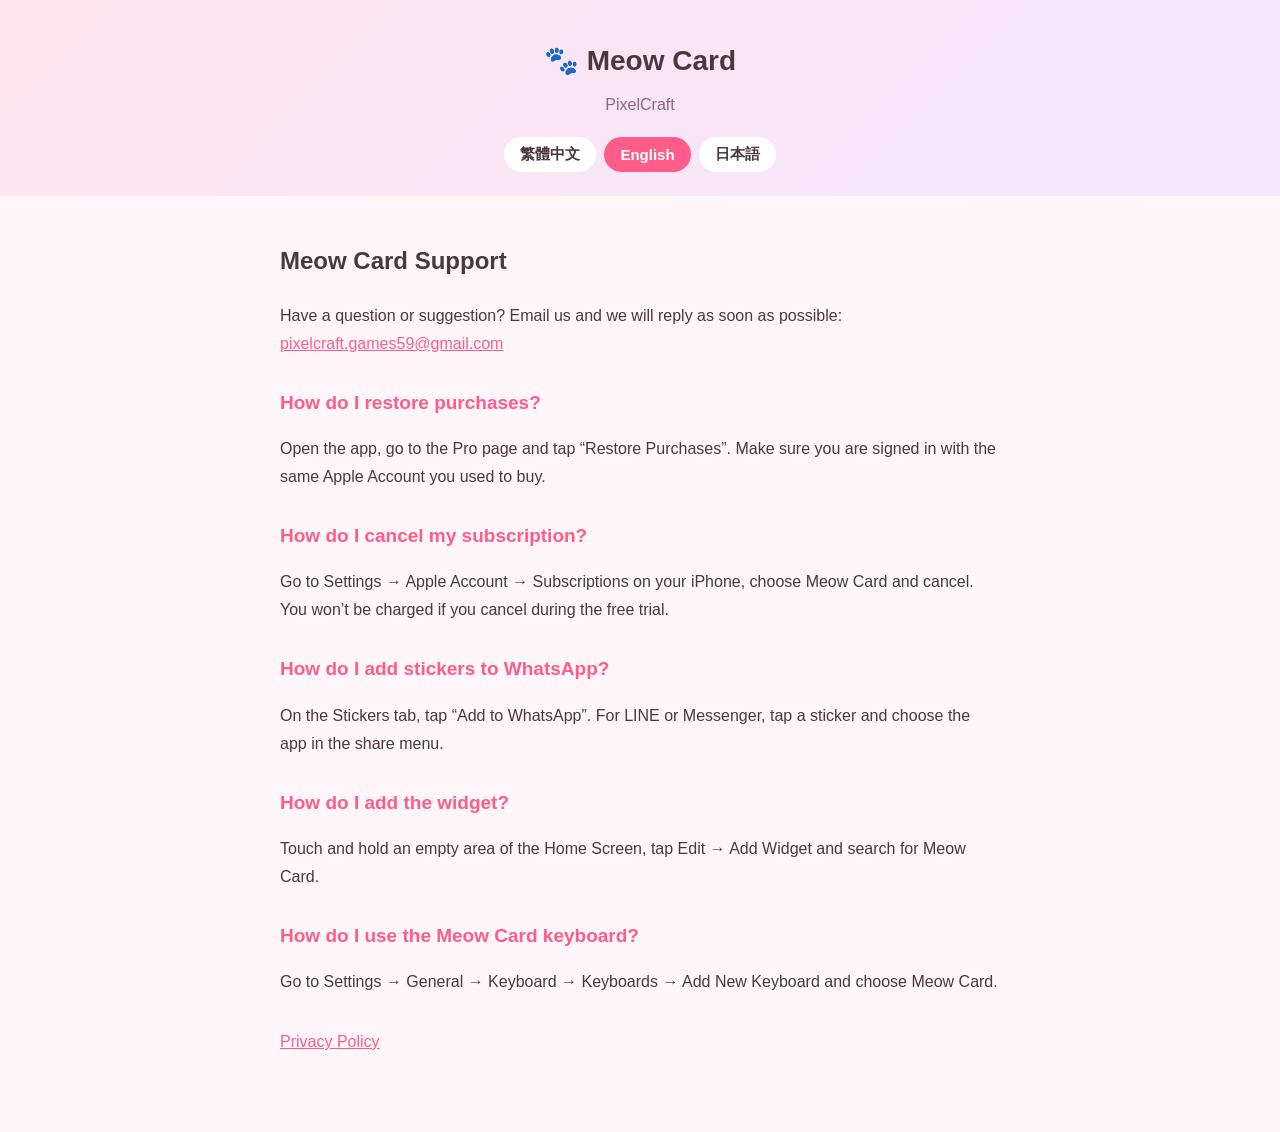
<file: index.html>
<!DOCTYPE html>
<html lang="zh-Hant">
<head>
<meta charset="utf-8">
<meta name="viewport" content="width=device-width, initial-scale=1">
<title>Meow Card – Support 支援 サポート</title>
<style>
  :root { --pink:#ff5c8a; --ink:#4a3840; --sub:#8a6978; --bg:#fff6f9; }
  * { box-sizing:border-box; }
  body { margin:0; font-family:-apple-system,BlinkMacSystemFont,"PingFang TC","Hiragino Sans","Noto Sans CJK TC",sans-serif;
         color:var(--ink); background:var(--bg); line-height:1.75; }
  header { background:linear-gradient(135deg,#ffe3ec,#f3e8ff); padding:36px 20px 24px; text-align:center; }
  header h1 { margin:0; font-size:28px; }
  header p { margin:6px 0 0; color:var(--sub); }
  nav { display:flex; justify-content:center; gap:8px; margin-top:18px; }
  nav button { border:0; padding:8px 16px; border-radius:999px; background:#fff; color:var(--ink);
               font-size:15px; font-weight:600; cursor:pointer; }
  nav button.on { background:var(--pink); color:#fff; }
  main { max-width:760px; margin:0 auto; padding:24px 20px 60px; }
  section { display:none; }
  section.on { display:block; }
  h2 { font-size:19px; margin:28px 0 6px; color:var(--pink); }
  .date { color:var(--sub); font-size:14px; }
  a { color:var(--pink); }
  ul { padding-left:22px; }
</style>
</head>
<body>
<header>
  <h1>🐾 Meow Card</h1>
  <p>PixelCraft</p>
  <nav>
    <button data-l="zh">繁體中文</button>
    <button data-l="en">English</button>
    <button data-l="ja">日本語</button>
  </nav>
</header>
<main>
<section id="zh">
<h1>Meow Card 支援</h1>
<p>如有任何問題或建議，歡迎電郵聯絡我們，我們會盡快回覆： <a href="mailto:pixelcraft.games59@gmail.com">pixelcraft.games59@gmail.com</a></p>
<h2>如何恢復購買？</h2>
<p>打開 app，進入付費頁，點選「恢復購買」。請確認使用購買時的同一個 Apple 帳號。</p>
<h2>如何取消訂閱？</h2>
<p>前往 iPhone「設定 → Apple 帳號 → 訂閱項目」，選擇 Meow Card 後取消。免費試用期間取消不會收費。</p>
<h2>如何把貼紙加到 WhatsApp？</h2>
<p>在「貼紙」頁點選「加到 WhatsApp」。如使用 LINE 或 Messenger，可點選單張貼紙，再在分享選單選擇該 app。</p>
<h2>如何把小工具加到主畫面？</h2>
<p>在主畫面長按空白位置，點「編輯 → 加入小工具」，搜尋 Meow Card 即可。</p>
<h2>如何使用 Meow Card 鍵盤？</h2>
<p>前往「設定 → 一般 → 鍵盤 → 鍵盤 → 新增鍵盤」，選擇 Meow Card。</p>
<p style="margin-top:32px"><a href="privacy.html?lang=zh">私隱政策</a></p>
</section>
<section id="en">
<h1>Meow Card Support</h1>
<p>Have a question or suggestion? Email us and we will reply as soon as possible: <a href="mailto:pixelcraft.games59@gmail.com">pixelcraft.games59@gmail.com</a></p>
<h2>How do I restore purchases?</h2>
<p>Open the app, go to the Pro page and tap “Restore Purchases”. Make sure you are signed in with the same Apple Account you used to buy.</p>
<h2>How do I cancel my subscription?</h2>
<p>Go to Settings → Apple Account → Subscriptions on your iPhone, choose Meow Card and cancel. You won’t be charged if you cancel during the free trial.</p>
<h2>How do I add stickers to WhatsApp?</h2>
<p>On the Stickers tab, tap “Add to WhatsApp”. For LINE or Messenger, tap a sticker and choose the app in the share menu.</p>
<h2>How do I add the widget?</h2>
<p>Touch and hold an empty area of the Home Screen, tap Edit → Add Widget and search for Meow Card.</p>
<h2>How do I use the Meow Card keyboard?</h2>
<p>Go to Settings → General → Keyboard → Keyboards → Add New Keyboard and choose Meow Card.</p>
<p style="margin-top:32px"><a href="privacy.html?lang=en">Privacy Policy</a></p>
</section>
<section id="ja">
<h1>Meow Card サポート</h1>
<p>ご質問・ご要望はメールでお気軽にお問い合わせください： <a href="mailto:pixelcraft.games59@gmail.com">pixelcraft.games59@gmail.com</a></p>
<h2>購入を復元するには？</h2>
<p>アプリの Pro 画面で「購入を復元」をタップしてください。購入時と同じ Apple アカウントでサインインしているかご確認ください。</p>
<h2>サブスクリプションを解約するには？</h2>
<p>iPhone の「設定 → Apple アカウント → サブスクリプション」から Meow Card を選んで解約してください。無料トライアル中に解約すれば料金はかかりません。</p>
<h2>WhatsApp にステッカーを追加するには？</h2>
<p>「ステッカー」タブで「WhatsApp に追加」をタップします。LINE や Messenger では、ステッカーをタップして共有メニューからアプリを選んでください。</p>
<h2>ウィジェットを追加するには？</h2>
<p>ホーム画面の何もない場所を長押しし、「編集 → ウィジェットを追加」から Meow Card を検索してください。</p>
<h2>Meow Card キーボードを使うには？</h2>
<p>「設定 → 一般 → キーボード → キーボード → 新しいキーボードを追加」から Meow Card を選んでください。</p>
<p style="margin-top:32px"><a href="privacy.html?lang=ja">プライバシーポリシー</a></p>
</section>
</main>
<script>
  function show(l) {
    document.querySelectorAll('section').forEach(s => s.classList.toggle('on', s.id === l));
    document.querySelectorAll('nav button').forEach(b => b.classList.toggle('on', b.dataset.l === l));
    document.documentElement.lang = { zh: 'zh-Hant', en: 'en', ja: 'ja' }[l];
  }
  document.querySelectorAll('nav button').forEach(b => b.onclick = () => show(b.dataset.l));
  const q = new URLSearchParams(location.search).get('lang');
  const n = (navigator.language || 'en').toLowerCase();
  show(q || (n.startsWith('zh') ? 'zh' : n.startsWith('ja') ? 'ja' : 'en'));
</script>
</body>
</html>
</file>
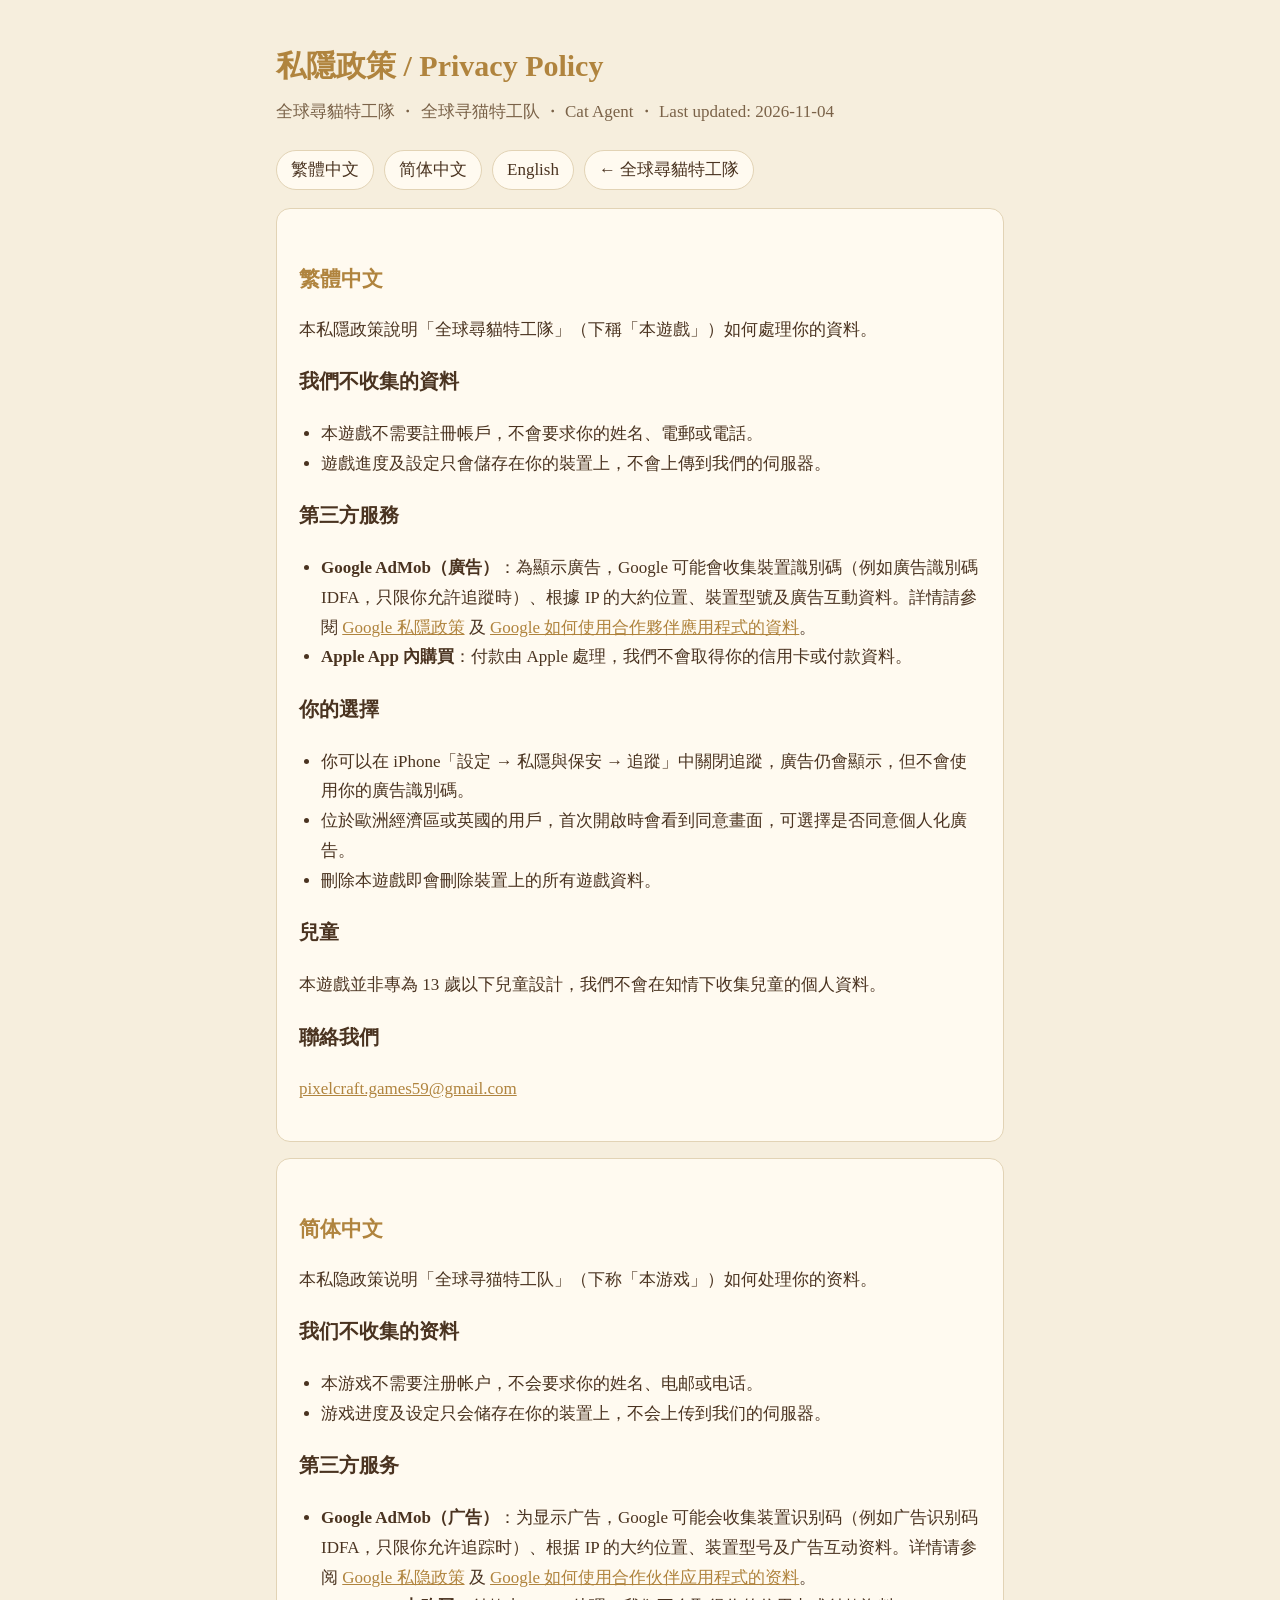
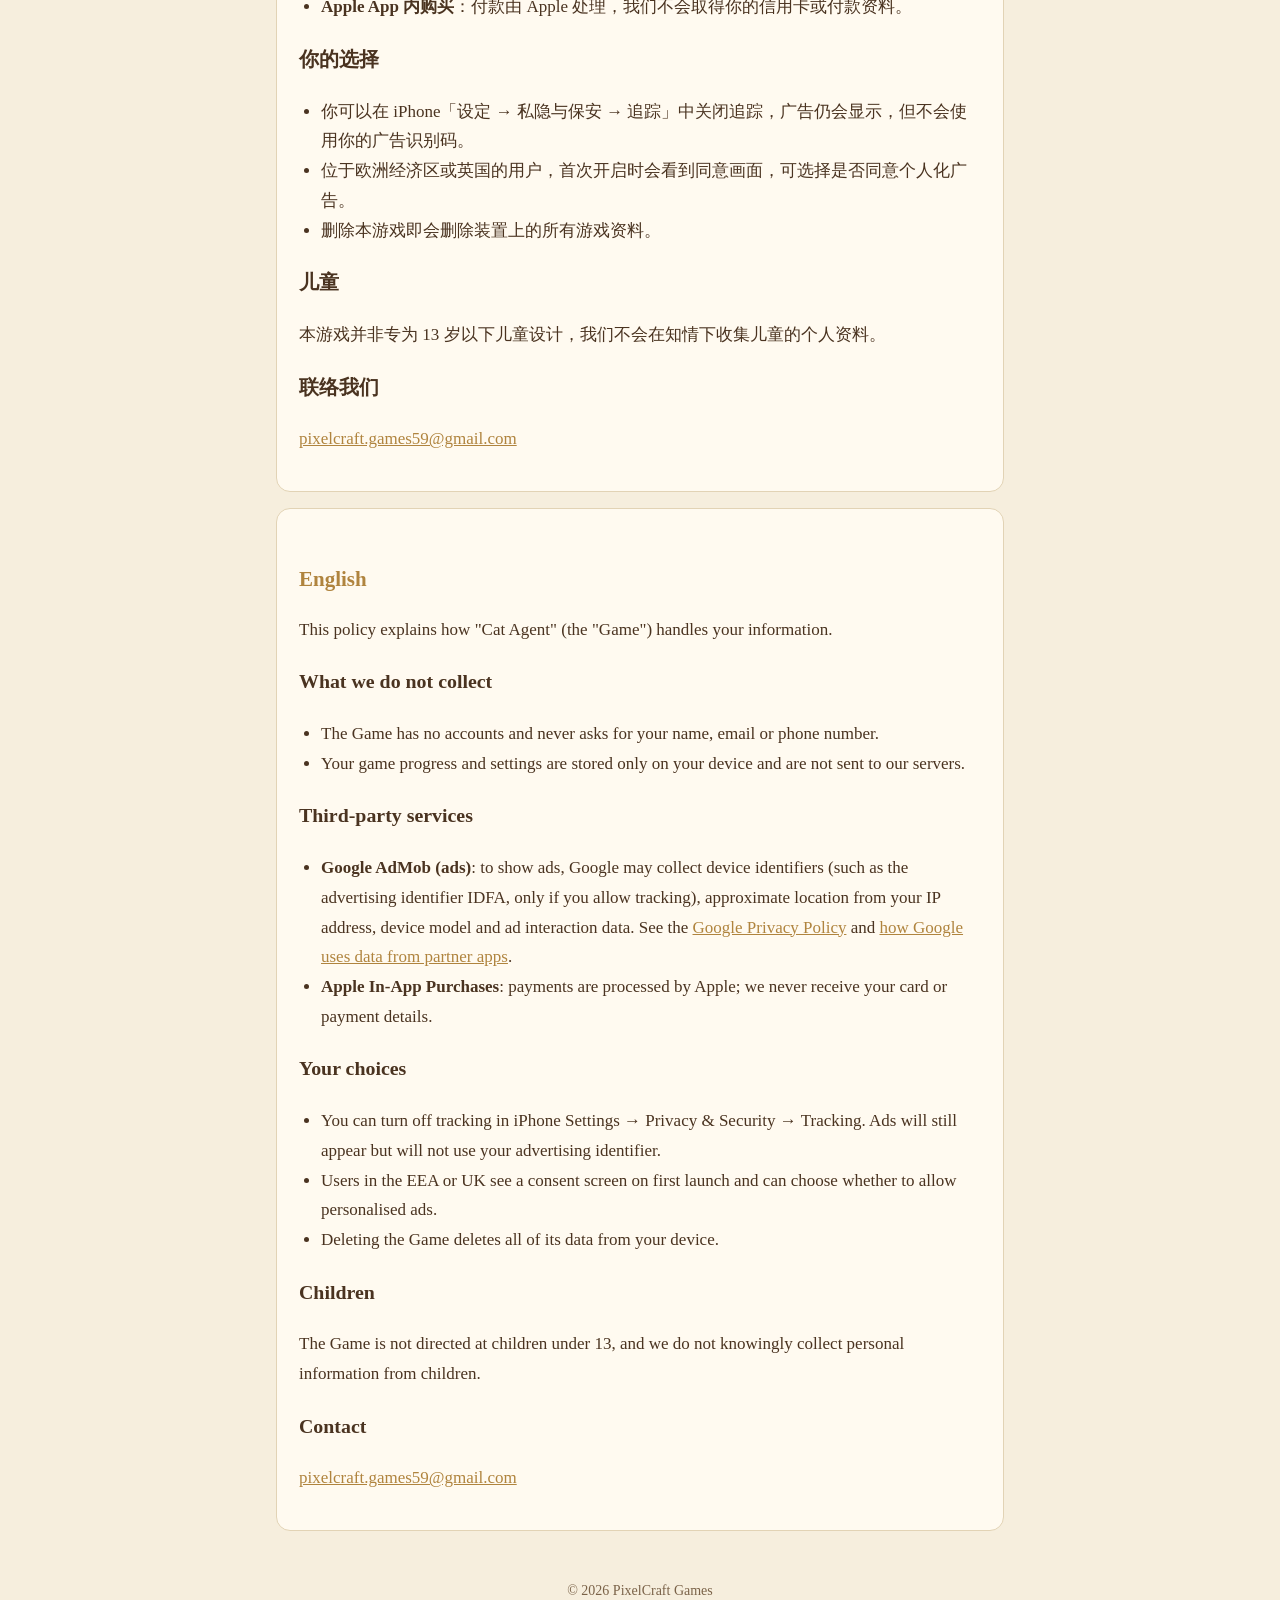
<file: cat-agent-privacy.html>
<!doctype html><html lang="zh-Hant"><head><meta charset="utf-8"><meta name="viewport" content="width=device-width,initial-scale=1"><title>Privacy Policy - 全球尋貓特工隊</title><link rel="stylesheet" href="style.css"></head><body><main><h1>私隱政策 / Privacy Policy</h1><p class="sub">全球尋貓特工隊 ・ 全球寻猫特工队 ・ Cat Agent ・ Last updated: 2026-11-04</p><nav><a href="#zh_TW">繁體中文</a><a href="#zh_CN">简体中文</a><a href="#en">English</a><a href="cat-agent.html">← 全球尋貓特工隊</a></nav><section id="zh_TW" class="card"><h2>繁體中文</h2><p>本私隱政策說明「全球尋貓特工隊」（下稱「本遊戲」）如何處理你的資料。</p>
<h3>我們不收集的資料</h3><ul><li>本遊戲不需要註冊帳戶，不會要求你的姓名、電郵或電話。</li>
<li>遊戲進度及設定只會儲存在你的裝置上，不會上傳到我們的伺服器。</li></ul>
<h3>第三方服務</h3><ul><li><b>Google AdMob（廣告）</b>：為顯示廣告，Google 可能會收集裝置識別碼（例如廣告識別碼 IDFA，只限你允許追蹤時）、根據 IP 的大約位置、裝置型號及廣告互動資料。詳情請參閱 <a href="https://policies.google.com/privacy">Google 私隱政策</a> 及 <a href="https://policies.google.com/technologies/partner-sites">Google 如何使用合作夥伴應用程式的資料</a>。</li>
<li><b>Apple App 內購買</b>：付款由 Apple 處理，我們不會取得你的信用卡或付款資料。</li></ul>
<h3>你的選擇</h3><ul><li>你可以在 iPhone「設定 → 私隱與保安 → 追蹤」中關閉追蹤，廣告仍會顯示，但不會使用你的廣告識別碼。</li>
<li>位於歐洲經濟區或英國的用戶，首次開啟時會看到同意畫面，可選擇是否同意個人化廣告。</li>
<li>刪除本遊戲即會刪除裝置上的所有遊戲資料。</li></ul>
<h3>兒童</h3><p>本遊戲並非專為 13 歲以下兒童設計，我們不會在知情下收集兒童的個人資料。</p><h3>聯絡我們</h3><p><a href="mailto:pixelcraft.games59@gmail.com">pixelcraft.games59@gmail.com</a></p></section><section id="zh_CN" class="card"><h2>简体中文</h2><p>本私隐政策说明「全球寻猫特工队」（下称「本游戏」）如何处理你的资料。</p>
<h3>我们不收集的资料</h3><ul><li>本游戏不需要注册帐户，不会要求你的姓名、电邮或电话。</li>
<li>游戏进度及设定只会储存在你的装置上，不会上传到我们的伺服器。</li></ul>
<h3>第三方服务</h3><ul><li><b>Google AdMob（广告）</b>：为显示广告，Google 可能会收集装置识别码（例如广告识别码 IDFA，只限你允许追踪时）、根据 IP 的大约位置、装置型号及广告互动资料。详情请参阅 <a href="https://policies.google.com/privacy">Google 私隐政策</a> 及 <a href="https://policies.google.com/technologies/partner-sites">Google 如何使用合作伙伴应用程式的资料</a>。</li>
<li><b>Apple App 内购买</b>：付款由 Apple 处理，我们不会取得你的信用卡或付款资料。</li></ul>
<h3>你的选择</h3><ul><li>你可以在 iPhone「设定 → 私隐与保安 → 追踪」中关闭追踪，广告仍会显示，但不会使用你的广告识别码。</li>
<li>位于欧洲经济区或英国的用户，首次开启时会看到同意画面，可选择是否同意个人化广告。</li>
<li>删除本游戏即会删除装置上的所有游戏资料。</li></ul>
<h3>儿童</h3><p>本游戏并非专为 13 岁以下儿童设计，我们不会在知情下收集儿童的个人资料。</p><h3>联络我们</h3><p><a href="mailto:pixelcraft.games59@gmail.com">pixelcraft.games59@gmail.com</a></p></section><section id="en" class="card"><h2>English</h2><p>This policy explains how "Cat Agent" (the "Game") handles your information.</p>
<h3>What we do not collect</h3><ul><li>The Game has no accounts and never asks for your name, email or phone number.</li>
<li>Your game progress and settings are stored only on your device and are not sent to our servers.</li></ul>
<h3>Third-party services</h3><ul><li><b>Google AdMob (ads)</b>: to show ads, Google may collect device identifiers (such as the advertising identifier IDFA, only if you allow tracking), approximate location from your IP address, device model and ad interaction data. See the <a href="https://policies.google.com/privacy">Google Privacy Policy</a> and <a href="https://policies.google.com/technologies/partner-sites">how Google uses data from partner apps</a>.</li>
<li><b>Apple In-App Purchases</b>: payments are processed by Apple; we never receive your card or payment details.</li></ul>
<h3>Your choices</h3><ul><li>You can turn off tracking in iPhone Settings → Privacy &amp; Security → Tracking. Ads will still appear but will not use your advertising identifier.</li>
<li>Users in the EEA or UK see a consent screen on first launch and can choose whether to allow personalised ads.</li>
<li>Deleting the Game deletes all of its data from your device.</li></ul>
<h3>Children</h3><p>The Game is not directed at children under 13, and we do not knowingly collect personal information from children.</p><h3>Contact</h3><p><a href="mailto:pixelcraft.games59@gmail.com">pixelcraft.games59@gmail.com</a></p></section><footer>© 2026 PixelCraft Games</footer></main></body></html>
</file>
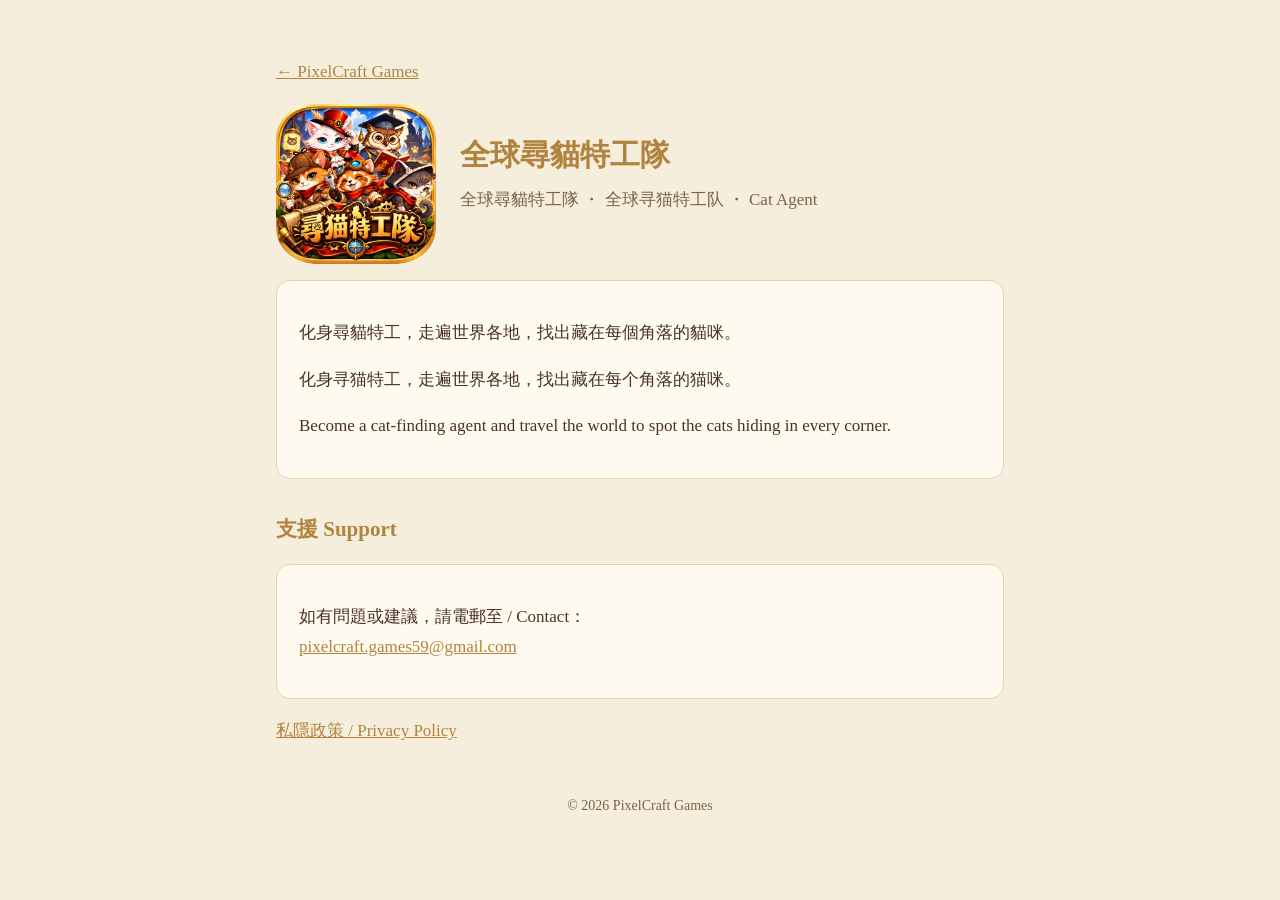
<file: cat-agent.html>
<!doctype html><html lang="zh-Hant"><head><meta charset="utf-8"><meta name="viewport" content="width=device-width,initial-scale=1"><title>全球尋貓特工隊</title><link rel="stylesheet" href="style.css"></head><body><main><p><a href="index.html">← PixelCraft Games</a></p><div class="hero"><img src="cat-agent.png" alt=""><div><h1>全球尋貓特工隊</h1><p class="sub">全球尋貓特工隊 ・ 全球寻猫特工队 ・ Cat Agent</p></div></div>
<div class="card"><p>化身尋貓特工，走遍世界各地，找出藏在每個角落的貓咪。</p><p>化身寻猫特工，走遍世界各地，找出藏在每个角落的猫咪。</p><p>Become a cat-finding agent and travel the world to spot the cats hiding in every corner.</p></div><h2>支援 Support</h2><div class="card"><p>如有問題或建議，請電郵至 / Contact：<br><a href="mailto:pixelcraft.games59@gmail.com">pixelcraft.games59@gmail.com</a></p></div>
<p><a href="cat-agent-privacy.html">私隱政策 / Privacy Policy</a></p><footer>© 2026 PixelCraft Games</footer></main></body></html>
</file>
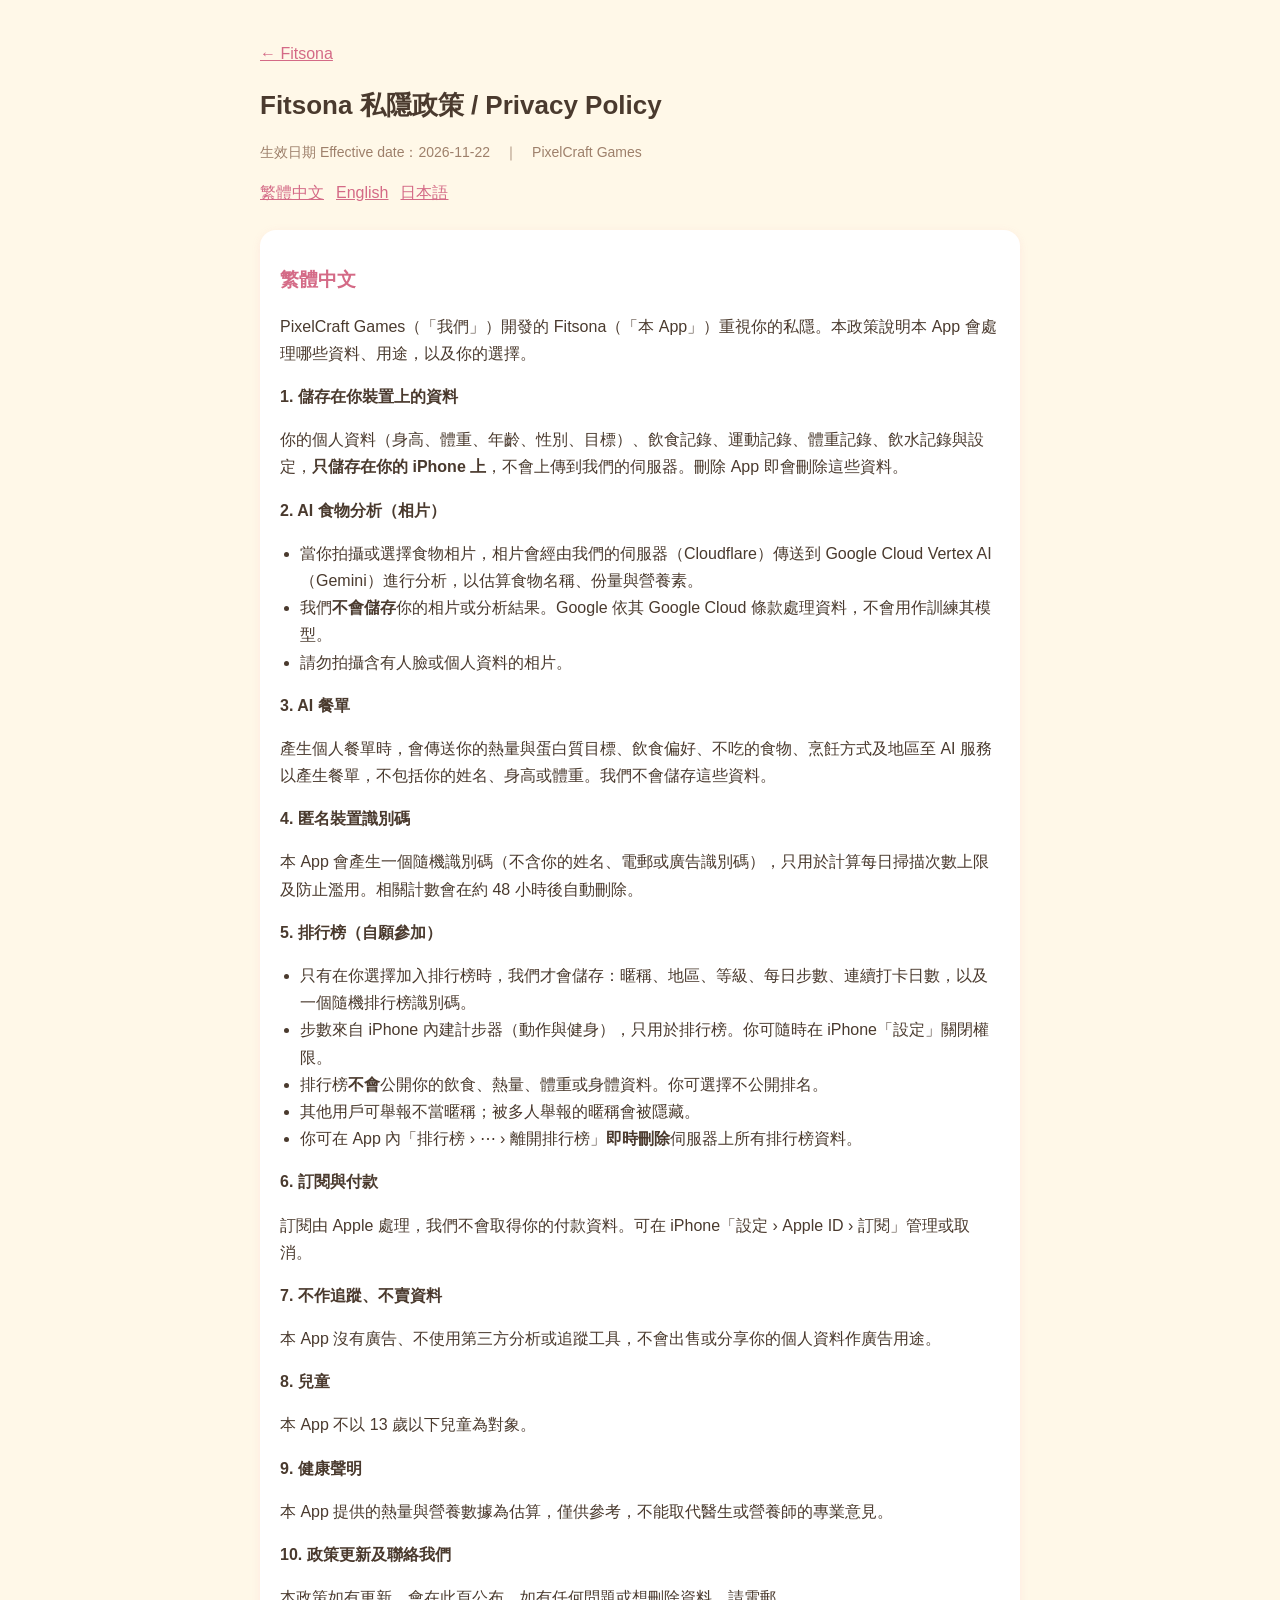
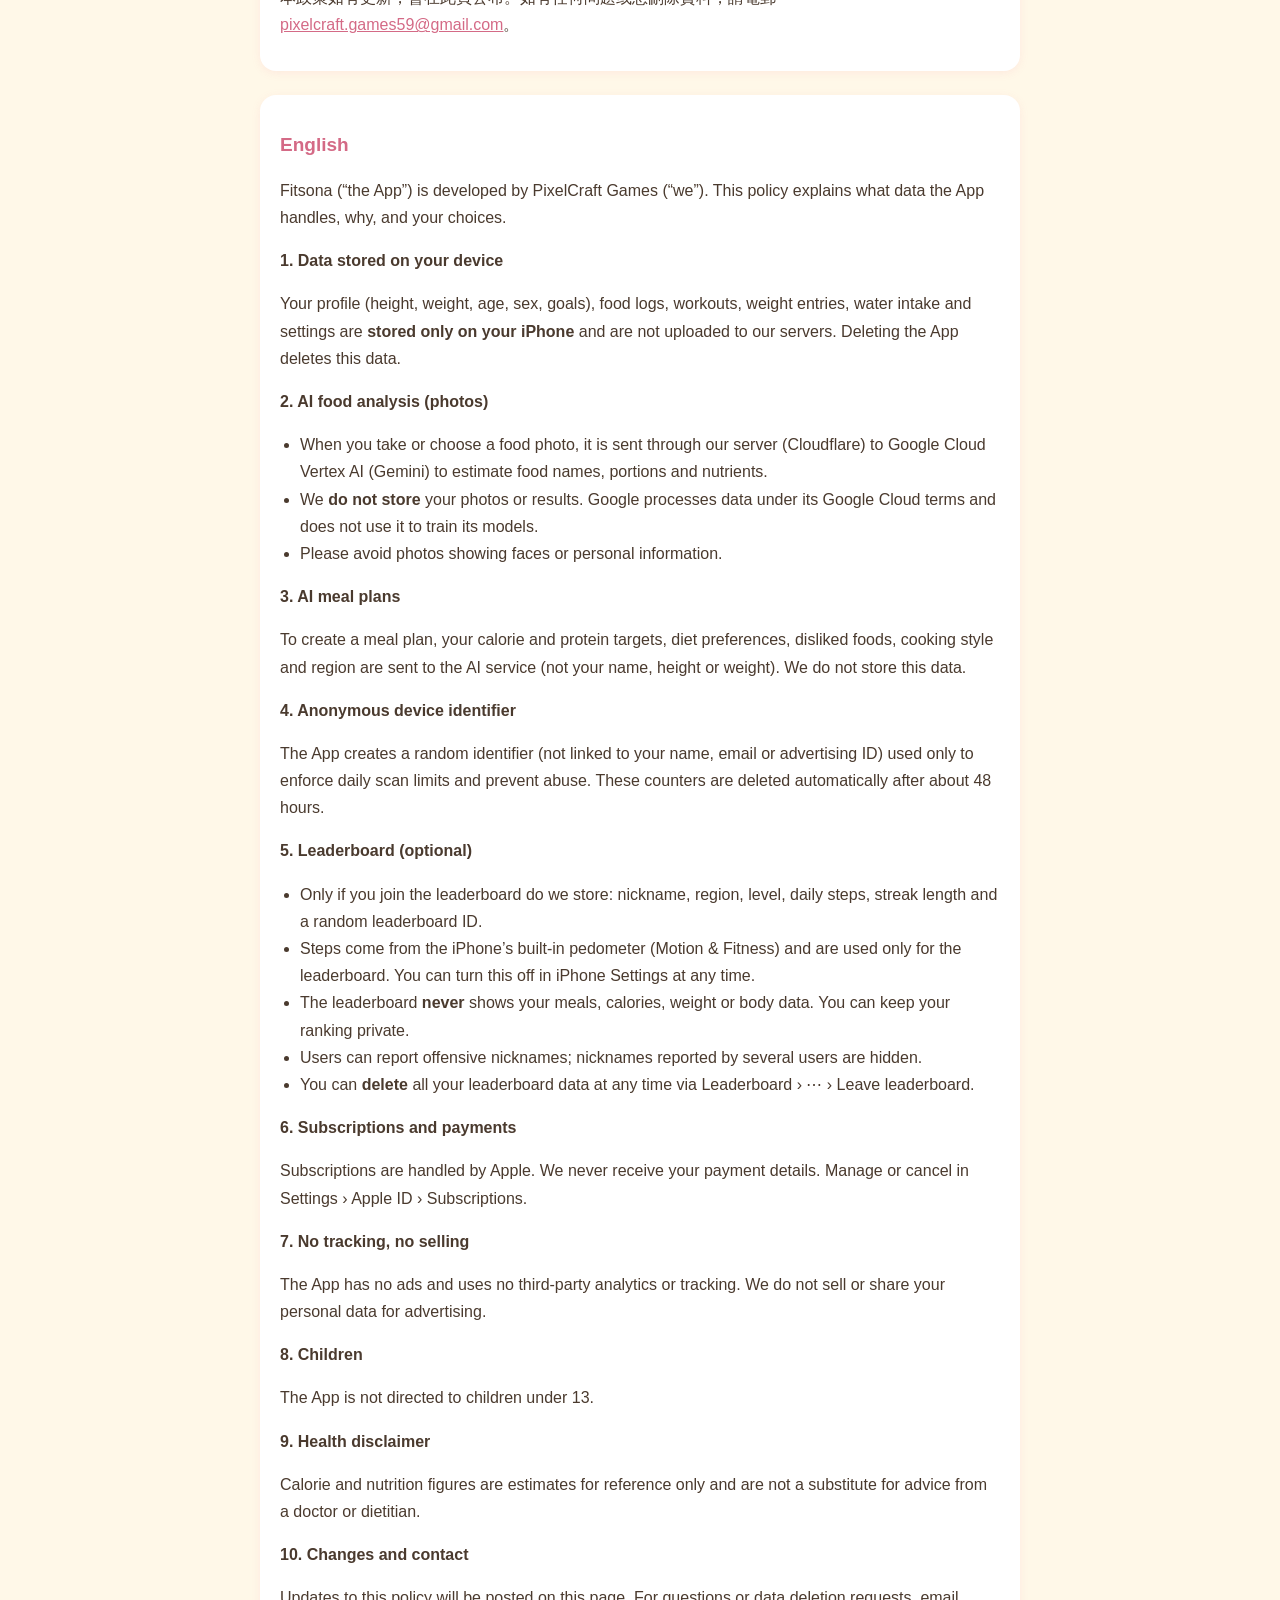
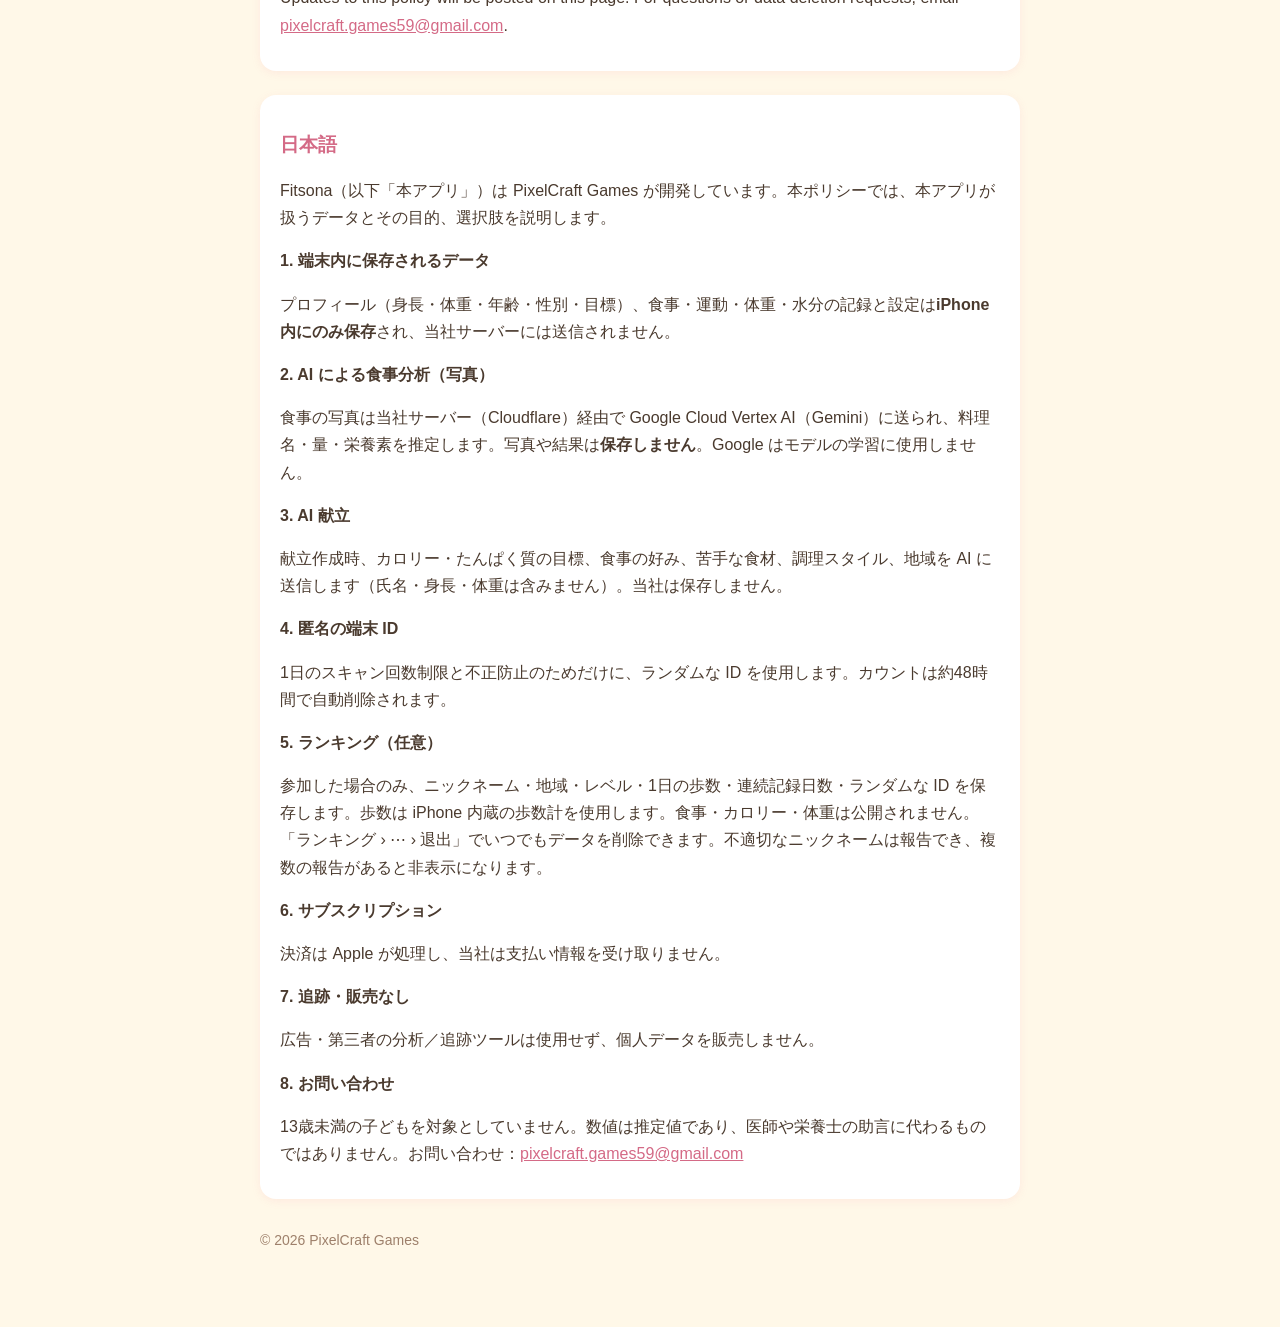
<file: fitsona-privacy.html>
<!doctype html>
<html lang="zh-Hant">
<head>
<meta charset="utf-8">
<meta name="viewport" content="width=device-width, initial-scale=1">
<title>Fitsona 私隱政策 Privacy Policy</title>
<style>
  body{font-family:-apple-system,"PingFang TC","Noto Sans TC",sans-serif;max-width:760px;margin:0 auto;padding:24px 20px 60px;color:#4a3a2e;background:#fff8e8;line-height:1.7}
  h1{font-size:26px;margin:8px 0 4px}h2{font-size:19px;margin-top:28px;color:#d46a86}h3{font-size:16px;margin-bottom:4px}
  .muted{color:#9e806b;font-size:14px}a{color:#d46a86}
  .lang{background:#fff;border-radius:16px;padding:6px 20px 16px;margin-top:24px;box-shadow:0 2px 8px #f58fa822}
  nav a{margin-right:12px}
  ul{padding-left:20px}
</style>
</head>
<body>
<p><a href="fitsona.html">← Fitsona</a></p>
<h1>Fitsona 私隱政策 / Privacy Policy</h1>
<p class="muted">生效日期 Effective date：2026-11-22　｜　PixelCraft Games</p>
<nav><a href="#zh">繁體中文</a><a href="#en">English</a><a href="#ja">日本語</a></nav>

<div class="lang" id="zh">
<h2>繁體中文</h2>
<p>PixelCraft Games（「我們」）開發的 Fitsona（「本 App」）重視你的私隱。本政策說明本 App 會處理哪些資料、用途，以及你的選擇。</p>

<h3>1. 儲存在你裝置上的資料</h3>
<p>你的個人資料（身高、體重、年齡、性別、目標）、飲食記錄、運動記錄、體重記錄、飲水記錄與設定，<b>只儲存在你的 iPhone 上</b>，不會上傳到我們的伺服器。刪除 App 即會刪除這些資料。</p>

<h3>2. AI 食物分析（相片）</h3>
<ul>
<li>當你拍攝或選擇食物相片，相片會經由我們的伺服器（Cloudflare）傳送到 Google Cloud Vertex AI（Gemini）進行分析，以估算食物名稱、份量與營養素。</li>
<li>我們<b>不會儲存</b>你的相片或分析結果。Google 依其 Google Cloud 條款處理資料，不會用作訓練其模型。</li>
<li>請勿拍攝含有人臉或個人資料的相片。</li>
</ul>

<h3>3. AI 餐單</h3>
<p>產生個人餐單時，會傳送你的熱量與蛋白質目標、飲食偏好、不吃的食物、烹飪方式及地區至 AI 服務以產生餐單，不包括你的姓名、身高或體重。我們不會儲存這些資料。</p>

<h3>4. 匿名裝置識別碼</h3>
<p>本 App 會產生一個隨機識別碼（不含你的姓名、電郵或廣告識別碼），只用於計算每日掃描次數上限及防止濫用。相關計數會在約 48 小時後自動刪除。</p>

<h3>5. 排行榜（自願參加）</h3>
<ul>
<li>只有在你選擇加入排行榜時，我們才會儲存：暱稱、地區、等級、每日步數、連續打卡日數，以及一個隨機排行榜識別碼。</li>
<li>步數來自 iPhone 內建計步器（動作與健身），只用於排行榜。你可隨時在 iPhone「設定」關閉權限。</li>
<li>排行榜<b>不會</b>公開你的飲食、熱量、體重或身體資料。你可選擇不公開排名。</li>
<li>其他用戶可舉報不當暱稱；被多人舉報的暱稱會被隱藏。</li>
<li>你可在 App 內「排行榜 › ⋯ › 離開排行榜」<b>即時刪除</b>伺服器上所有排行榜資料。</li>
</ul>

<h3>6. 訂閱與付款</h3>
<p>訂閱由 Apple 處理，我們不會取得你的付款資料。可在 iPhone「設定 › Apple ID › 訂閱」管理或取消。</p>

<h3>7. 不作追蹤、不賣資料</h3>
<p>本 App 沒有廣告、不使用第三方分析或追蹤工具，不會出售或分享你的個人資料作廣告用途。</p>

<h3>8. 兒童</h3>
<p>本 App 不以 13 歲以下兒童為對象。</p>

<h3>9. 健康聲明</h3>
<p>本 App 提供的熱量與營養數據為估算，僅供參考，不能取代醫生或營養師的專業意見。</p>

<h3>10. 政策更新及聯絡我們</h3>
<p>本政策如有更新，會在此頁公布。如有任何問題或想刪除資料，請電郵 <a href="mailto:pixelcraft.games59@gmail.com">pixelcraft.games59@gmail.com</a>。</p>
</div>

<div class="lang" id="en">
<h2>English</h2>
<p>Fitsona (“the App”) is developed by PixelCraft Games (“we”). This policy explains what data the App handles, why, and your choices.</p>

<h3>1. Data stored on your device</h3>
<p>Your profile (height, weight, age, sex, goals), food logs, workouts, weight entries, water intake and settings are <b>stored only on your iPhone</b> and are not uploaded to our servers. Deleting the App deletes this data.</p>

<h3>2. AI food analysis (photos)</h3>
<ul>
<li>When you take or choose a food photo, it is sent through our server (Cloudflare) to Google Cloud Vertex AI (Gemini) to estimate food names, portions and nutrients.</li>
<li>We <b>do not store</b> your photos or results. Google processes data under its Google Cloud terms and does not use it to train its models.</li>
<li>Please avoid photos showing faces or personal information.</li>
</ul>

<h3>3. AI meal plans</h3>
<p>To create a meal plan, your calorie and protein targets, diet preferences, disliked foods, cooking style and region are sent to the AI service (not your name, height or weight). We do not store this data.</p>

<h3>4. Anonymous device identifier</h3>
<p>The App creates a random identifier (not linked to your name, email or advertising ID) used only to enforce daily scan limits and prevent abuse. These counters are deleted automatically after about 48 hours.</p>

<h3>5. Leaderboard (optional)</h3>
<ul>
<li>Only if you join the leaderboard do we store: nickname, region, level, daily steps, streak length and a random leaderboard ID.</li>
<li>Steps come from the iPhone’s built-in pedometer (Motion &amp; Fitness) and are used only for the leaderboard. You can turn this off in iPhone Settings at any time.</li>
<li>The leaderboard <b>never</b> shows your meals, calories, weight or body data. You can keep your ranking private.</li>
<li>Users can report offensive nicknames; nicknames reported by several users are hidden.</li>
<li>You can <b>delete</b> all your leaderboard data at any time via Leaderboard › ⋯ › Leave leaderboard.</li>
</ul>

<h3>6. Subscriptions and payments</h3>
<p>Subscriptions are handled by Apple. We never receive your payment details. Manage or cancel in Settings › Apple ID › Subscriptions.</p>

<h3>7. No tracking, no selling</h3>
<p>The App has no ads and uses no third-party analytics or tracking. We do not sell or share your personal data for advertising.</p>

<h3>8. Children</h3>
<p>The App is not directed to children under 13.</p>

<h3>9. Health disclaimer</h3>
<p>Calorie and nutrition figures are estimates for reference only and are not a substitute for advice from a doctor or dietitian.</p>

<h3>10. Changes and contact</h3>
<p>Updates to this policy will be posted on this page. For questions or data deletion requests, email <a href="mailto:pixelcraft.games59@gmail.com">pixelcraft.games59@gmail.com</a>.</p>
</div>

<div class="lang" id="ja">
<h2>日本語</h2>
<p>Fitsona（以下「本アプリ」）は PixelCraft Games が開発しています。本ポリシーでは、本アプリが扱うデータとその目的、選択肢を説明します。</p>
<h3>1. 端末内に保存されるデータ</h3>
<p>プロフィール（身長・体重・年齢・性別・目標）、食事・運動・体重・水分の記録と設定は<b>iPhone 内にのみ保存</b>され、当社サーバーには送信されません。</p>
<h3>2. AI による食事分析（写真）</h3>
<p>食事の写真は当社サーバー（Cloudflare）経由で Google Cloud Vertex AI（Gemini）に送られ、料理名・量・栄養素を推定します。写真や結果は<b>保存しません</b>。Google はモデルの学習に使用しません。</p>
<h3>3. AI 献立</h3>
<p>献立作成時、カロリー・たんぱく質の目標、食事の好み、苦手な食材、調理スタイル、地域を AI に送信します（氏名・身長・体重は含みません）。当社は保存しません。</p>
<h3>4. 匿名の端末 ID</h3>
<p>1日のスキャン回数制限と不正防止のためだけに、ランダムな ID を使用します。カウントは約48時間で自動削除されます。</p>
<h3>5. ランキング（任意）</h3>
<p>参加した場合のみ、ニックネーム・地域・レベル・1日の歩数・連続記録日数・ランダムな ID を保存します。歩数は iPhone 内蔵の歩数計を使用します。食事・カロリー・体重は公開されません。「ランキング › ⋯ › 退出」でいつでもデータを削除できます。不適切なニックネームは報告でき、複数の報告があると非表示になります。</p>
<h3>6. サブスクリプション</h3>
<p>決済は Apple が処理し、当社は支払い情報を受け取りません。</p>
<h3>7. 追跡・販売なし</h3>
<p>広告・第三者の分析／追跡ツールは使用せず、個人データを販売しません。</p>
<h3>8. お問い合わせ</h3>
<p>13歳未満の子どもを対象としていません。数値は推定値であり、医師や栄養士の助言に代わるものではありません。お問い合わせ：<a href="mailto:pixelcraft.games59@gmail.com">pixelcraft.games59@gmail.com</a></p>
</div>

<p class="muted" style="margin-top:30px">© 2026 PixelCraft Games</p>
</body>
</html>
</file>
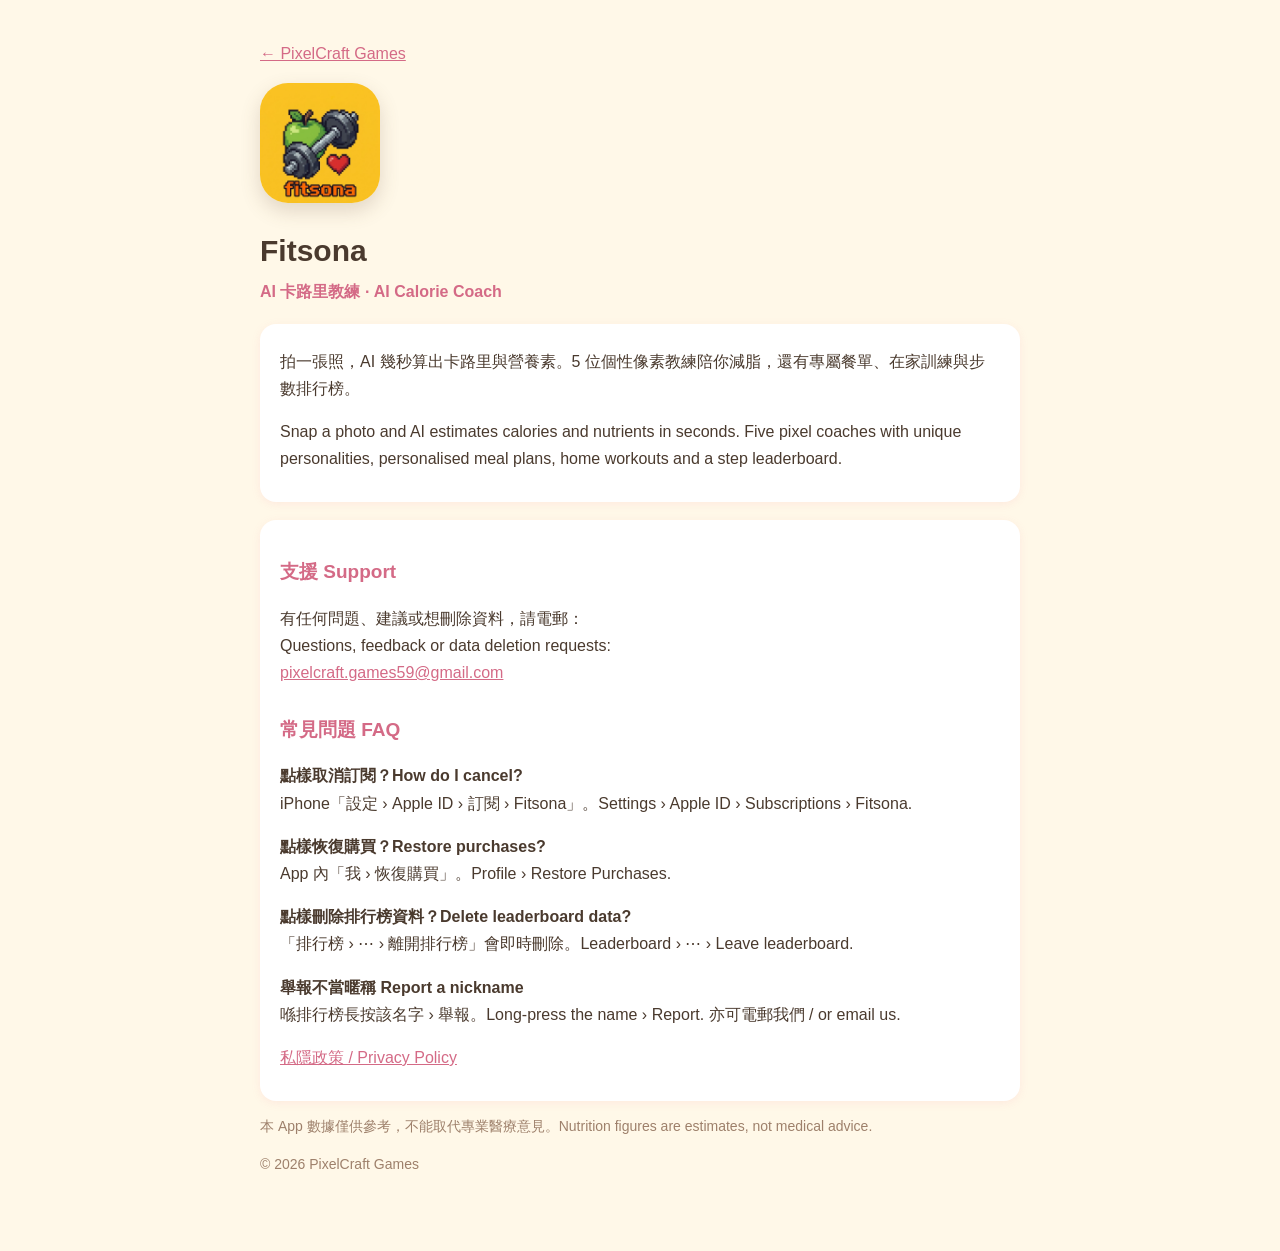
<file: fitsona.html>
<!doctype html>
<html lang="zh-Hant">
<head>
<meta charset="utf-8">
<meta name="viewport" content="width=device-width, initial-scale=1">
<title>Fitsona – AI 卡路里教練 | PixelCraft Games</title>
<style>
  body{font-family:-apple-system,"PingFang TC","Noto Sans TC",sans-serif;max-width:760px;margin:0 auto;padding:24px 20px 60px;color:#4a3a2e;background:#fff8e8;line-height:1.7}
  .icon{width:120px;height:120px;border-radius:28px;box-shadow:0 8px 20px #6b4f3d33}
  h1{font-size:30px;margin:14px 0 0}h2{font-size:19px;color:#d46a86;margin-top:28px}
  .tag{color:#d46a86;font-weight:700;margin:2px 0 16px}
  .card{background:#fff;border-radius:16px;padding:8px 20px 14px;margin-top:18px;box-shadow:0 2px 8px #f58fa822}
  a{color:#d46a86}.muted{color:#9e806b;font-size:14px}
</style>
</head>
<body>
<p><a href="index.html">← PixelCraft Games</a></p>
<img class="icon" src="fitsona.png" alt="Fitsona">
<h1>Fitsona</h1>
<p class="tag">AI 卡路里教練 · AI Calorie Coach</p>

<div class="card">
<p>拍一張照，AI 幾秒算出卡路里與營養素。5 位個性像素教練陪你減脂，還有專屬餐單、在家訓練與步數排行榜。</p>
<p>Snap a photo and AI estimates calories and nutrients in seconds. Five pixel coaches with unique personalities, personalised meal plans, home workouts and a step leaderboard.</p>
</div>

<div class="card">
<h2>支援 Support</h2>
<p>有任何問題、建議或想刪除資料，請電郵：<br>
Questions, feedback or data deletion requests:<br>
<a href="mailto:pixelcraft.games59@gmail.com">pixelcraft.games59@gmail.com</a></p>
<h2>常見問題 FAQ</h2>
<p><b>點樣取消訂閱？How do I cancel?</b><br>iPhone「設定 › Apple ID › 訂閱 › Fitsona」。Settings › Apple ID › Subscriptions › Fitsona.</p>
<p><b>點樣恢復購買？Restore purchases?</b><br>App 內「我 › 恢復購買」。Profile › Restore Purchases.</p>
<p><b>點樣刪除排行榜資料？Delete leaderboard data?</b><br>「排行榜 › ⋯ › 離開排行榜」會即時刪除。Leaderboard › ⋯ › Leave leaderboard.</p>
<p><b>舉報不當暱稱 Report a nickname</b><br>喺排行榜長按該名字 › 舉報。Long-press the name › Report. 亦可電郵我們 / or email us.</p>
<p><a href="fitsona-privacy.html">私隱政策 / Privacy Policy</a></p>
</div>

<p class="muted">本 App 數據僅供參考，不能取代專業醫療意見。Nutrition figures are estimates, not medical advice.</p>
<p class="muted">© 2026 PixelCraft Games</p>
</body>
</html>
</file>
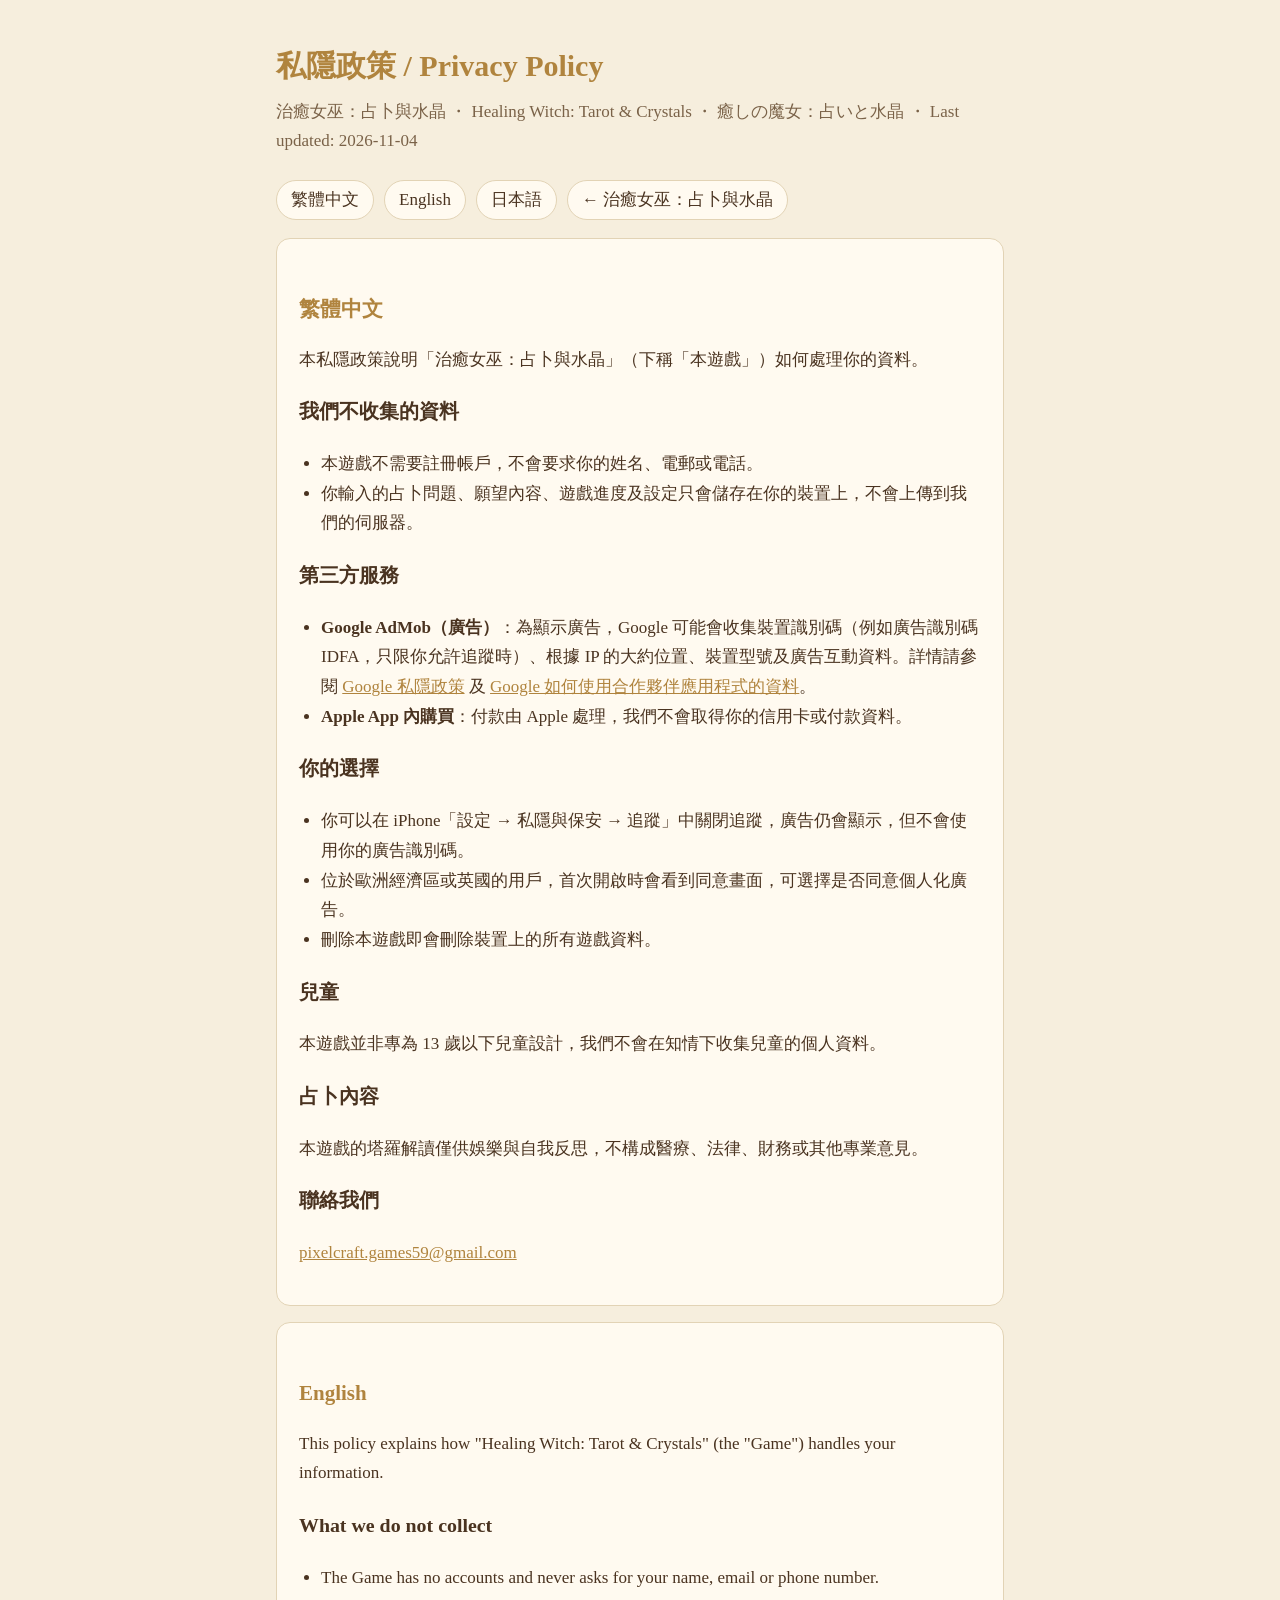
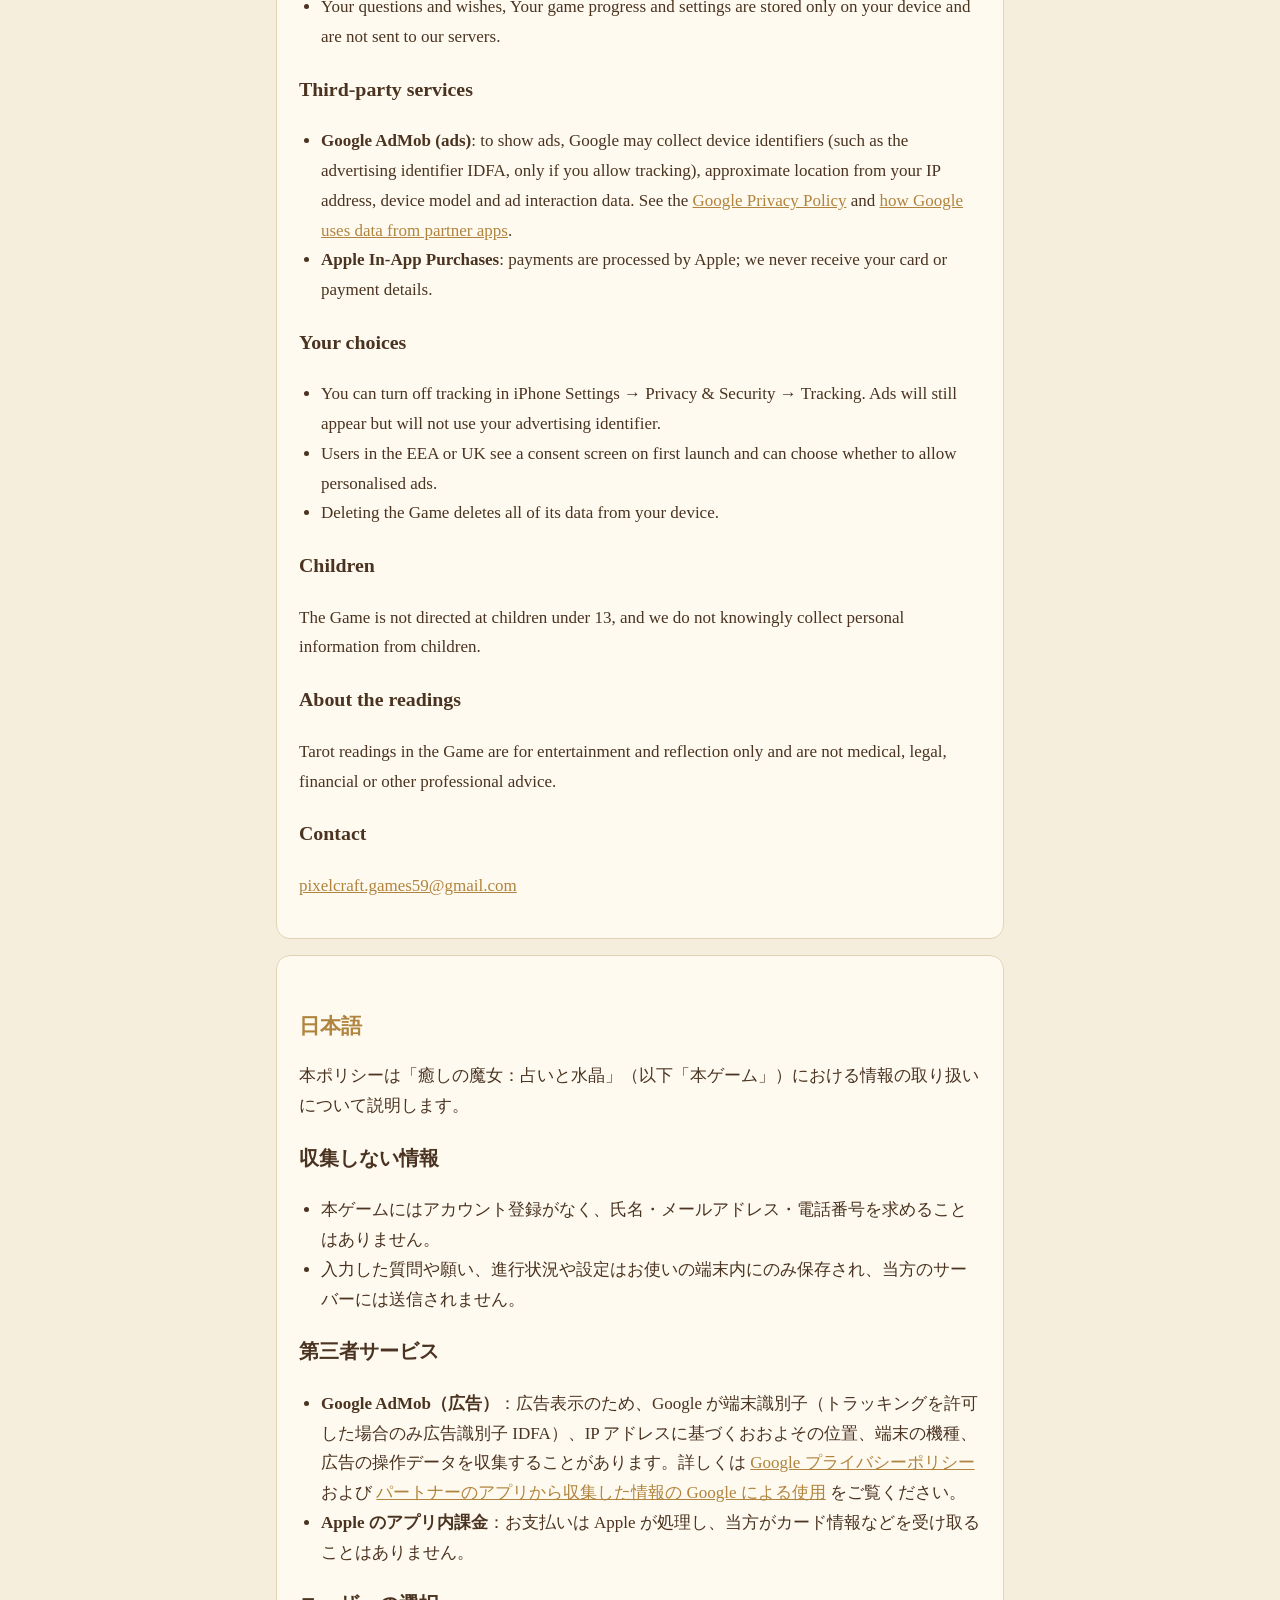
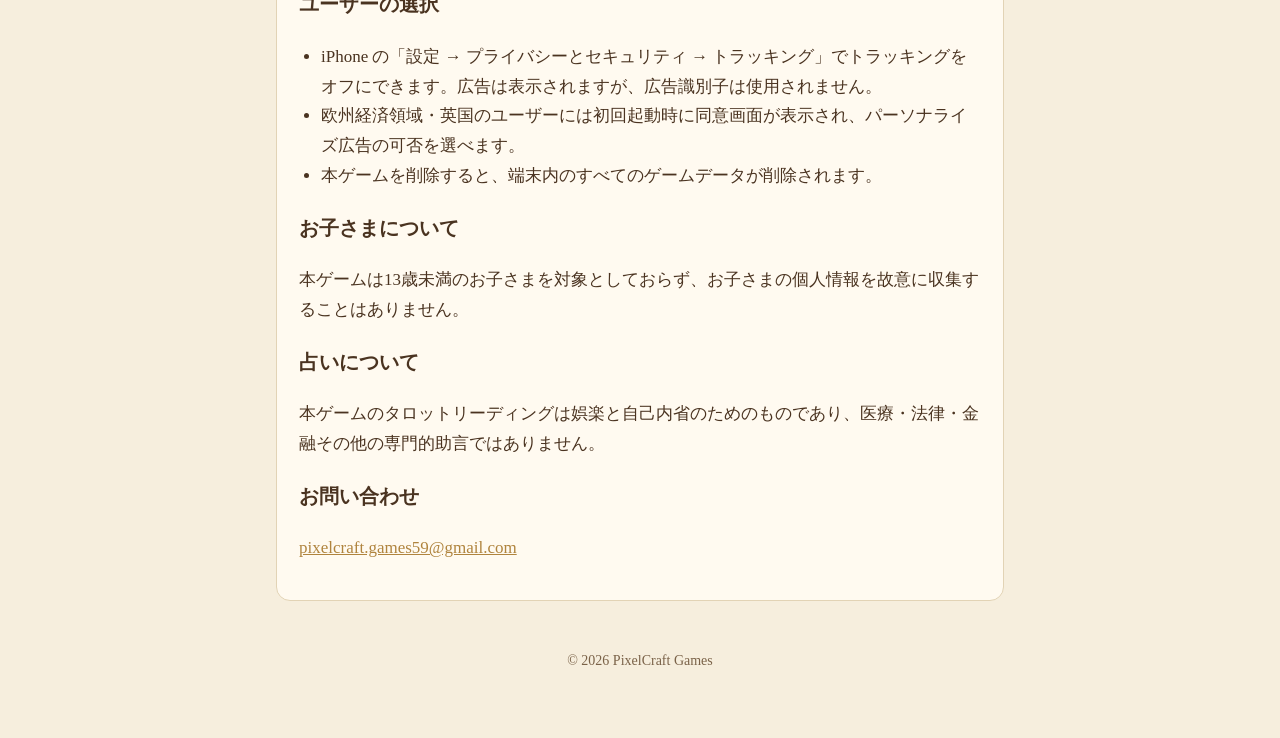
<file: healing-witch-privacy.html>
<!doctype html><html lang="zh-Hant"><head><meta charset="utf-8"><meta name="viewport" content="width=device-width,initial-scale=1"><title>Privacy Policy - 治癒女巫：占卜與水晶</title><link rel="stylesheet" href="style.css"></head><body><main><h1>私隱政策 / Privacy Policy</h1><p class="sub">治癒女巫：占卜與水晶 ・ Healing Witch: Tarot & Crystals ・ 癒しの魔女：占いと水晶 ・ Last updated: 2026-11-04</p><nav><a href="#zh_TW">繁體中文</a><a href="#en">English</a><a href="#ja">日本語</a><a href="healing-witch.html">← 治癒女巫：占卜與水晶</a></nav><section id="zh_TW" class="card"><h2>繁體中文</h2><p>本私隱政策說明「治癒女巫：占卜與水晶」（下稱「本遊戲」）如何處理你的資料。</p>
<h3>我們不收集的資料</h3><ul><li>本遊戲不需要註冊帳戶，不會要求你的姓名、電郵或電話。</li>
<li>你輸入的占卜問題、願望內容、遊戲進度及設定只會儲存在你的裝置上，不會上傳到我們的伺服器。</li></ul>
<h3>第三方服務</h3><ul><li><b>Google AdMob（廣告）</b>：為顯示廣告，Google 可能會收集裝置識別碼（例如廣告識別碼 IDFA，只限你允許追蹤時）、根據 IP 的大約位置、裝置型號及廣告互動資料。詳情請參閱 <a href="https://policies.google.com/privacy">Google 私隱政策</a> 及 <a href="https://policies.google.com/technologies/partner-sites">Google 如何使用合作夥伴應用程式的資料</a>。</li>
<li><b>Apple App 內購買</b>：付款由 Apple 處理，我們不會取得你的信用卡或付款資料。</li></ul>
<h3>你的選擇</h3><ul><li>你可以在 iPhone「設定 → 私隱與保安 → 追蹤」中關閉追蹤，廣告仍會顯示，但不會使用你的廣告識別碼。</li>
<li>位於歐洲經濟區或英國的用戶，首次開啟時會看到同意畫面，可選擇是否同意個人化廣告。</li>
<li>刪除本遊戲即會刪除裝置上的所有遊戲資料。</li></ul>
<h3>兒童</h3><p>本遊戲並非專為 13 歲以下兒童設計，我們不會在知情下收集兒童的個人資料。</p><h3>占卜內容</h3><p>本遊戲的塔羅解讀僅供娛樂與自我反思，不構成醫療、法律、財務或其他專業意見。</p><h3>聯絡我們</h3><p><a href="mailto:pixelcraft.games59@gmail.com">pixelcraft.games59@gmail.com</a></p></section><section id="en" class="card"><h2>English</h2><p>This policy explains how "Healing Witch: Tarot & Crystals" (the "Game") handles your information.</p>
<h3>What we do not collect</h3><ul><li>The Game has no accounts and never asks for your name, email or phone number.</li>
<li>Your questions and wishes, Your game progress and settings are stored only on your device and are not sent to our servers.</li></ul>
<h3>Third-party services</h3><ul><li><b>Google AdMob (ads)</b>: to show ads, Google may collect device identifiers (such as the advertising identifier IDFA, only if you allow tracking), approximate location from your IP address, device model and ad interaction data. See the <a href="https://policies.google.com/privacy">Google Privacy Policy</a> and <a href="https://policies.google.com/technologies/partner-sites">how Google uses data from partner apps</a>.</li>
<li><b>Apple In-App Purchases</b>: payments are processed by Apple; we never receive your card or payment details.</li></ul>
<h3>Your choices</h3><ul><li>You can turn off tracking in iPhone Settings → Privacy &amp; Security → Tracking. Ads will still appear but will not use your advertising identifier.</li>
<li>Users in the EEA or UK see a consent screen on first launch and can choose whether to allow personalised ads.</li>
<li>Deleting the Game deletes all of its data from your device.</li></ul>
<h3>Children</h3><p>The Game is not directed at children under 13, and we do not knowingly collect personal information from children.</p><h3>About the readings</h3><p>Tarot readings in the Game are for entertainment and reflection only and are not medical, legal, financial or other professional advice.</p><h3>Contact</h3><p><a href="mailto:pixelcraft.games59@gmail.com">pixelcraft.games59@gmail.com</a></p></section><section id="ja" class="card"><h2>日本語</h2><p>本ポリシーは「癒しの魔女：占いと水晶」（以下「本ゲーム」）における情報の取り扱いについて説明します。</p>
<h3>収集しない情報</h3><ul><li>本ゲームにはアカウント登録がなく、氏名・メールアドレス・電話番号を求めることはありません。</li>
<li>入力した質問や願い、進行状況や設定はお使いの端末内にのみ保存され、当方のサーバーには送信されません。</li></ul>
<h3>第三者サービス</h3><ul><li><b>Google AdMob（広告）</b>：広告表示のため、Google が端末識別子（トラッキングを許可した場合のみ広告識別子 IDFA）、IP アドレスに基づくおおよその位置、端末の機種、広告の操作データを収集することがあります。詳しくは <a href="https://policies.google.com/privacy">Google プライバシーポリシー</a> および <a href="https://policies.google.com/technologies/partner-sites">パートナーのアプリから収集した情報の Google による使用</a> をご覧ください。</li>
<li><b>Apple のアプリ内課金</b>：お支払いは Apple が処理し、当方がカード情報などを受け取ることはありません。</li></ul>
<h3>ユーザーの選択</h3><ul><li>iPhone の「設定 → プライバシーとセキュリティ → トラッキング」でトラッキングをオフにできます。広告は表示されますが、広告識別子は使用されません。</li>
<li>欧州経済領域・英国のユーザーには初回起動時に同意画面が表示され、パーソナライズ広告の可否を選べます。</li>
<li>本ゲームを削除すると、端末内のすべてのゲームデータが削除されます。</li></ul>
<h3>お子さまについて</h3><p>本ゲームは13歳未満のお子さまを対象としておらず、お子さまの個人情報を故意に収集することはありません。</p><h3>占いについて</h3><p>本ゲームのタロットリーディングは娯楽と自己内省のためのものであり、医療・法律・金融その他の専門的助言ではありません。</p><h3>お問い合わせ</h3><p><a href="mailto:pixelcraft.games59@gmail.com">pixelcraft.games59@gmail.com</a></p></section><footer>© 2026 PixelCraft Games</footer></main></body></html>
</file>
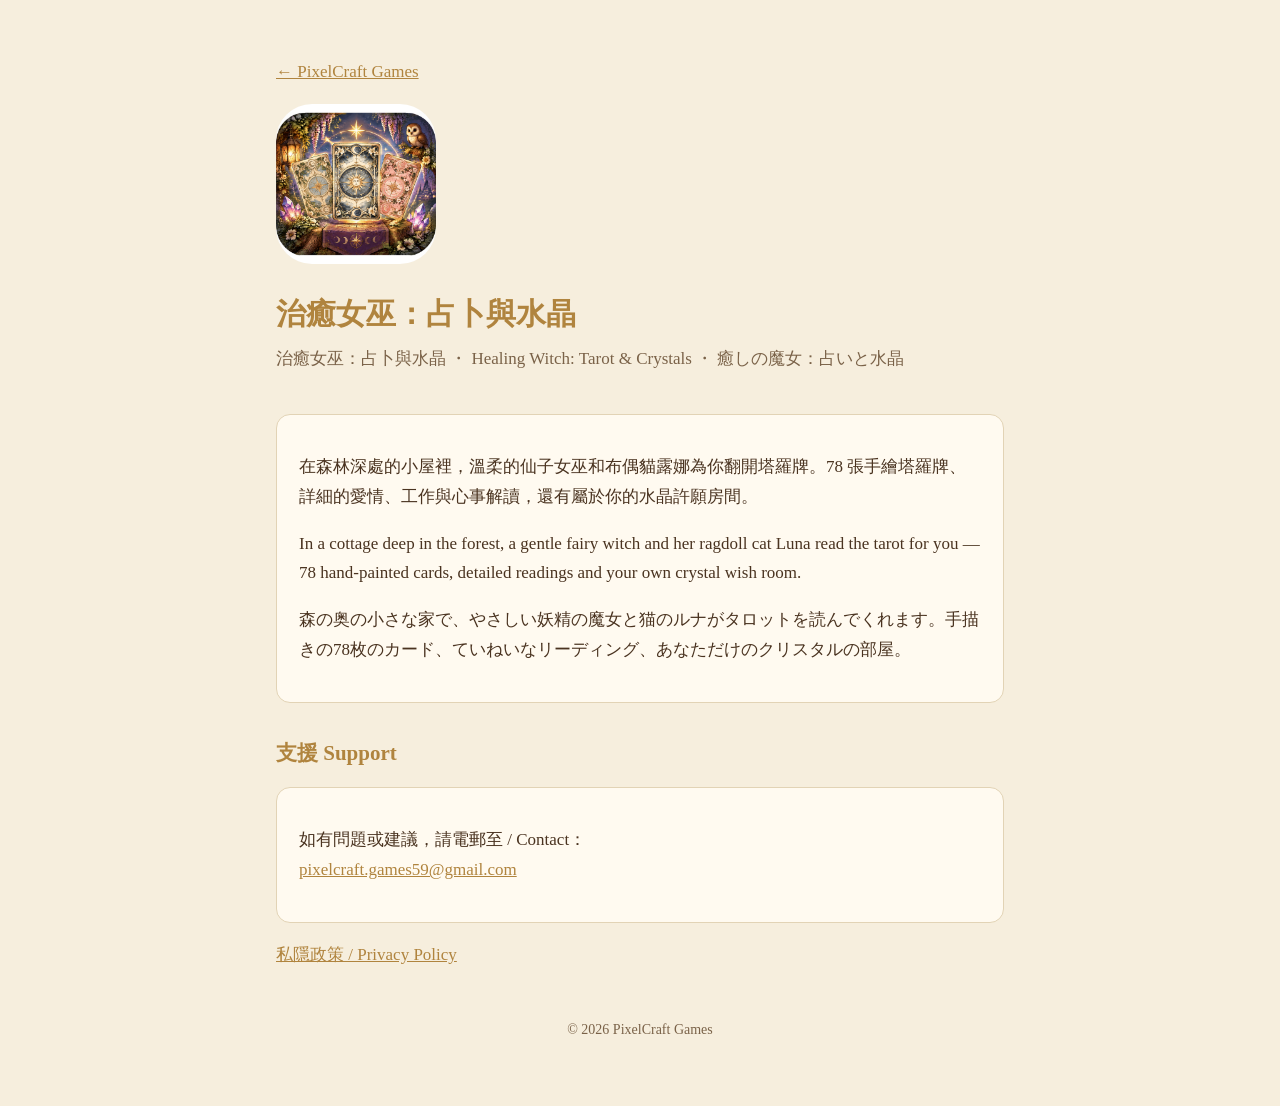
<file: healing-witch.html>
<!doctype html><html lang="zh-Hant"><head><meta charset="utf-8"><meta name="viewport" content="width=device-width,initial-scale=1"><title>治癒女巫：占卜與水晶</title><link rel="stylesheet" href="style.css"></head><body><main><p><a href="index.html">← PixelCraft Games</a></p><div class="hero"><img src="healing-witch.png" alt=""><div><h1>治癒女巫：占卜與水晶</h1><p class="sub">治癒女巫：占卜與水晶 ・ Healing Witch: Tarot & Crystals ・ 癒しの魔女：占いと水晶</p></div></div>
<div class="card"><p>在森林深處的小屋裡，溫柔的仙子女巫和布偶貓露娜為你翻開塔羅牌。78 張手繪塔羅牌、詳細的愛情、工作與心事解讀，還有屬於你的水晶許願房間。</p><p>In a cottage deep in the forest, a gentle fairy witch and her ragdoll cat Luna read the tarot for you — 78 hand-painted cards, detailed readings and your own crystal wish room.</p><p>森の奥の小さな家で、やさしい妖精の魔女と猫のルナがタロットを読んでくれます。手描きの78枚のカード、ていねいなリーディング、あなただけのクリスタルの部屋。</p></div><h2>支援 Support</h2><div class="card"><p>如有問題或建議，請電郵至 / Contact：<br><a href="mailto:pixelcraft.games59@gmail.com">pixelcraft.games59@gmail.com</a></p></div>
<p><a href="healing-witch-privacy.html">私隱政策 / Privacy Policy</a></p><footer>© 2026 PixelCraft Games</footer></main></body></html>
</file>
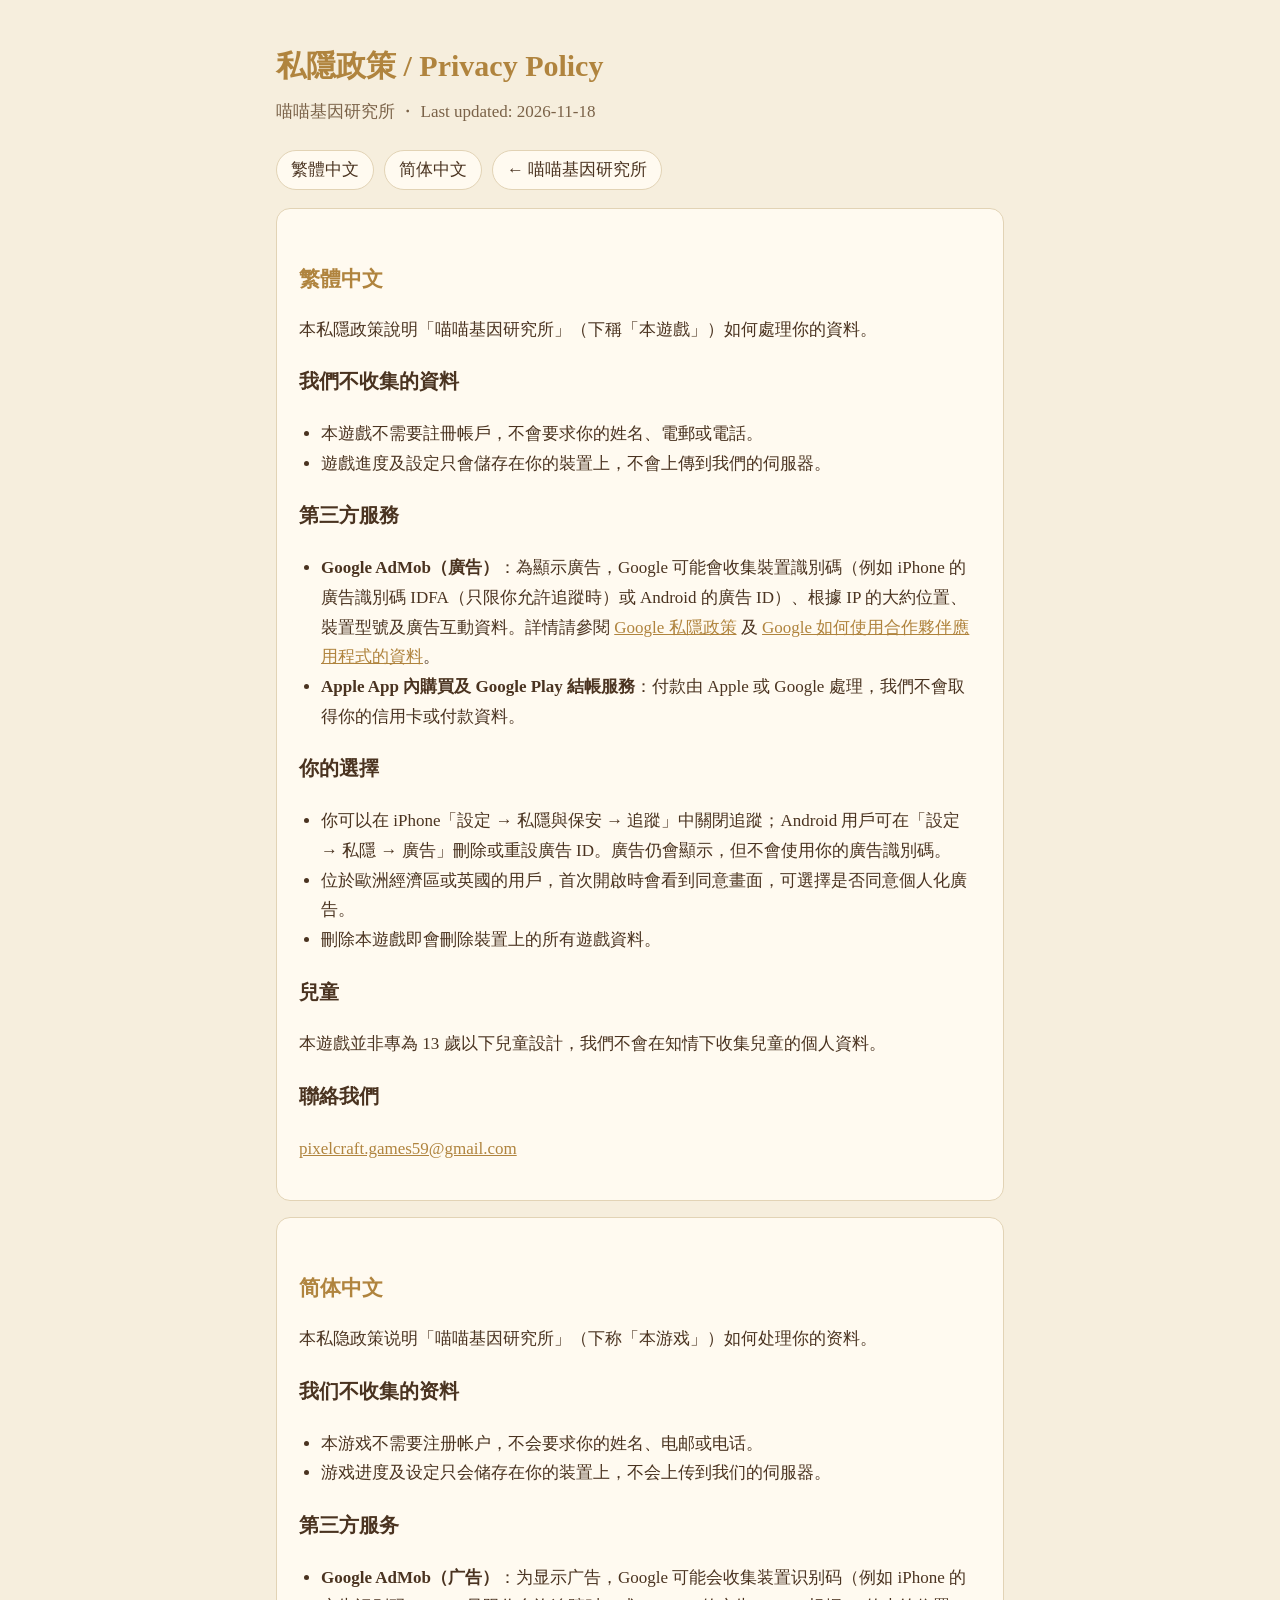
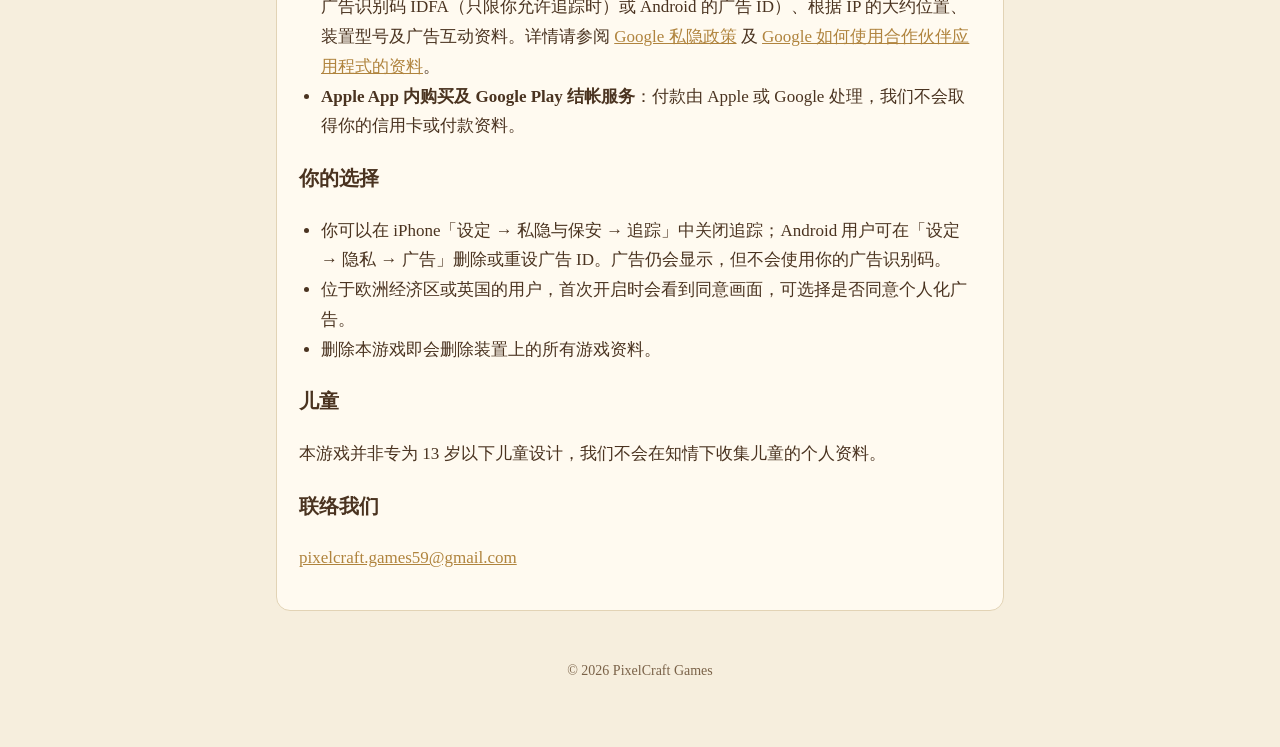
<file: meow-lab-privacy.html>
<!doctype html><html lang="zh-Hant"><head><meta charset="utf-8"><meta name="viewport" content="width=device-width,initial-scale=1"><title>Privacy Policy - 喵喵基因研究所</title><link rel="stylesheet" href="style.css"></head><body><main><h1>私隱政策 / Privacy Policy</h1><p class="sub">喵喵基因研究所 ・ Last updated: 2026-11-18</p><nav><a href="#zh_TW">繁體中文</a><a href="#zh_CN">简体中文</a><a href="meow-lab.html">← 喵喵基因研究所</a></nav><section id="zh_TW" class="card"><h2>繁體中文</h2><p>本私隱政策說明「喵喵基因研究所」（下稱「本遊戲」）如何處理你的資料。</p>
<h3>我們不收集的資料</h3><ul><li>本遊戲不需要註冊帳戶，不會要求你的姓名、電郵或電話。</li>
<li>遊戲進度及設定只會儲存在你的裝置上，不會上傳到我們的伺服器。</li></ul>
<h3>第三方服務</h3><ul><li><b>Google AdMob（廣告）</b>：為顯示廣告，Google 可能會收集裝置識別碼（例如 iPhone 的廣告識別碼 IDFA（只限你允許追蹤時）或 Android 的廣告 ID）、根據 IP 的大約位置、裝置型號及廣告互動資料。詳情請參閱 <a href="https://policies.google.com/privacy">Google 私隱政策</a> 及 <a href="https://policies.google.com/technologies/partner-sites">Google 如何使用合作夥伴應用程式的資料</a>。</li>
<li><b>Apple App 內購買及 Google Play 結帳服務</b>：付款由 Apple 或 Google 處理，我們不會取得你的信用卡或付款資料。</li></ul>
<h3>你的選擇</h3><ul><li>你可以在 iPhone「設定 → 私隱與保安 → 追蹤」中關閉追蹤；Android 用戶可在「設定 → 私隱 → 廣告」刪除或重設廣告 ID。廣告仍會顯示，但不會使用你的廣告識別碼。</li>
<li>位於歐洲經濟區或英國的用戶，首次開啟時會看到同意畫面，可選擇是否同意個人化廣告。</li>
<li>刪除本遊戲即會刪除裝置上的所有遊戲資料。</li></ul>
<h3>兒童</h3><p>本遊戲並非專為 13 歲以下兒童設計，我們不會在知情下收集兒童的個人資料。</p><h3>聯絡我們</h3><p><a href="mailto:pixelcraft.games59@gmail.com">pixelcraft.games59@gmail.com</a></p></section><section id="zh_CN" class="card"><h2>简体中文</h2><p>本私隐政策说明「喵喵基因研究所」（下称「本游戏」）如何处理你的资料。</p>
<h3>我们不收集的资料</h3><ul><li>本游戏不需要注册帐户，不会要求你的姓名、电邮或电话。</li>
<li>游戏进度及设定只会储存在你的装置上，不会上传到我们的伺服器。</li></ul>
<h3>第三方服务</h3><ul><li><b>Google AdMob（广告）</b>：为显示广告，Google 可能会收集装置识别码（例如 iPhone 的广告识别码 IDFA（只限你允许追踪时）或 Android 的广告 ID）、根据 IP 的大约位置、装置型号及广告互动资料。详情请参阅 <a href="https://policies.google.com/privacy">Google 私隐政策</a> 及 <a href="https://policies.google.com/technologies/partner-sites">Google 如何使用合作伙伴应用程式的资料</a>。</li>
<li><b>Apple App 内购买及 Google Play 结帐服务</b>：付款由 Apple 或 Google 处理，我们不会取得你的信用卡或付款资料。</li></ul>
<h3>你的选择</h3><ul><li>你可以在 iPhone「设定 → 私隐与保安 → 追踪」中关闭追踪；Android 用户可在「设定 → 隐私 → 广告」删除或重设广告 ID。广告仍会显示，但不会使用你的广告识别码。</li>
<li>位于欧洲经济区或英国的用户，首次开启时会看到同意画面，可选择是否同意个人化广告。</li>
<li>删除本游戏即会删除装置上的所有游戏资料。</li></ul>
<h3>儿童</h3><p>本游戏并非专为 13 岁以下儿童设计，我们不会在知情下收集儿童的个人资料。</p><h3>联络我们</h3><p><a href="mailto:pixelcraft.games59@gmail.com">pixelcraft.games59@gmail.com</a></p></section><footer>© 2026 PixelCraft Games</footer></main></body></html>
</file>
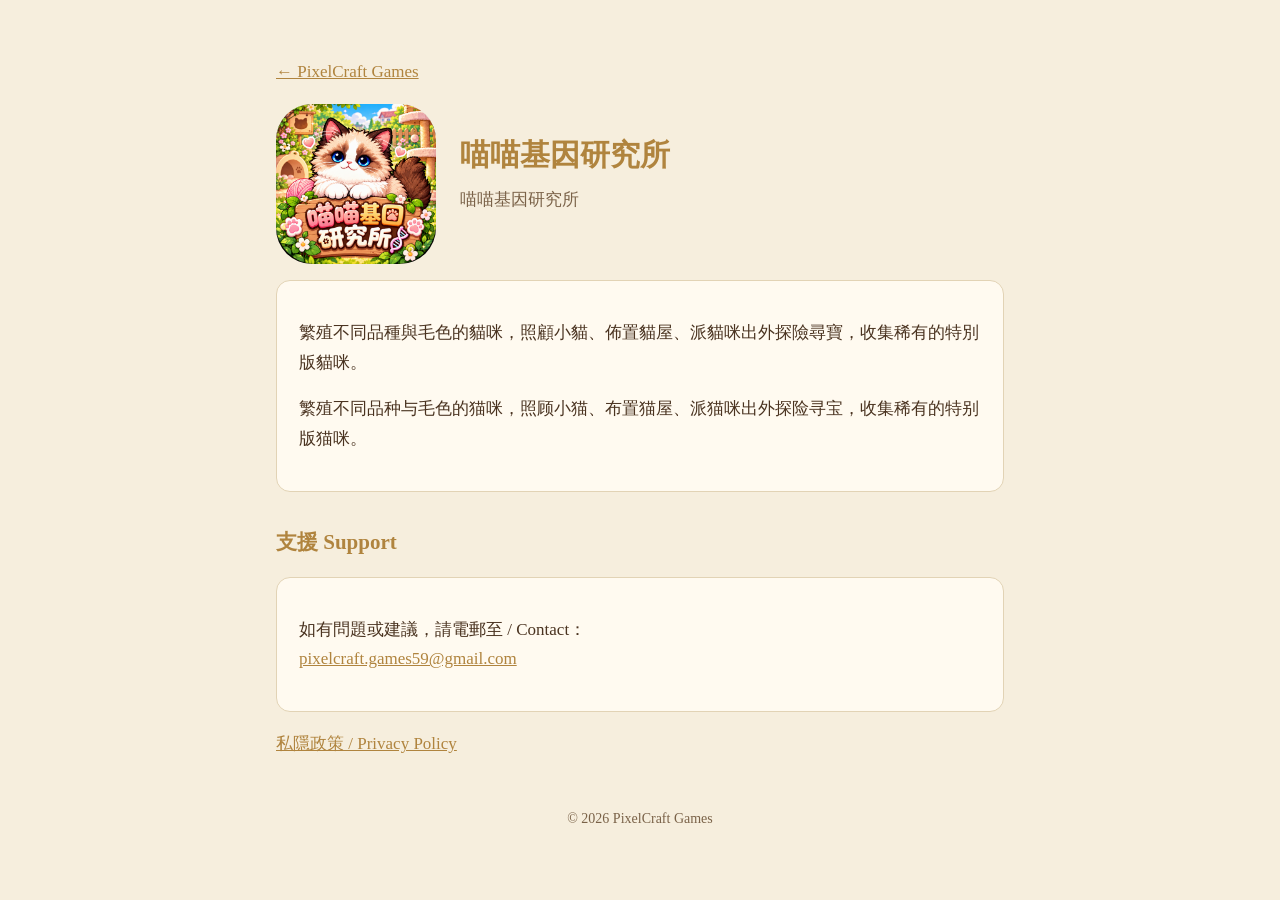
<file: meow-lab.html>
<!doctype html><html lang="zh-Hant"><head><meta charset="utf-8"><meta name="viewport" content="width=device-width,initial-scale=1"><title>喵喵基因研究所</title><link rel="stylesheet" href="style.css"></head><body><main><p><a href="index.html">← PixelCraft Games</a></p><div class="hero"><img src="meow-lab.png" alt=""><div><h1>喵喵基因研究所</h1><p class="sub">喵喵基因研究所</p></div></div>
<div class="card"><p>繁殖不同品種與毛色的貓咪，照顧小貓、佈置貓屋、派貓咪出外探險尋寶，收集稀有的特別版貓咪。</p><p>繁殖不同品种与毛色的猫咪，照顾小猫、布置猫屋、派猫咪出外探险寻宝，收集稀有的特别版猫咪。</p></div><h2>支援 Support</h2><div class="card"><p>如有問題或建議，請電郵至 / Contact：<br><a href="mailto:pixelcraft.games59@gmail.com">pixelcraft.games59@gmail.com</a></p></div>
<p><a href="meow-lab-privacy.html">私隱政策 / Privacy Policy</a></p><footer>© 2026 PixelCraft Games</footer></main></body></html>
</file>
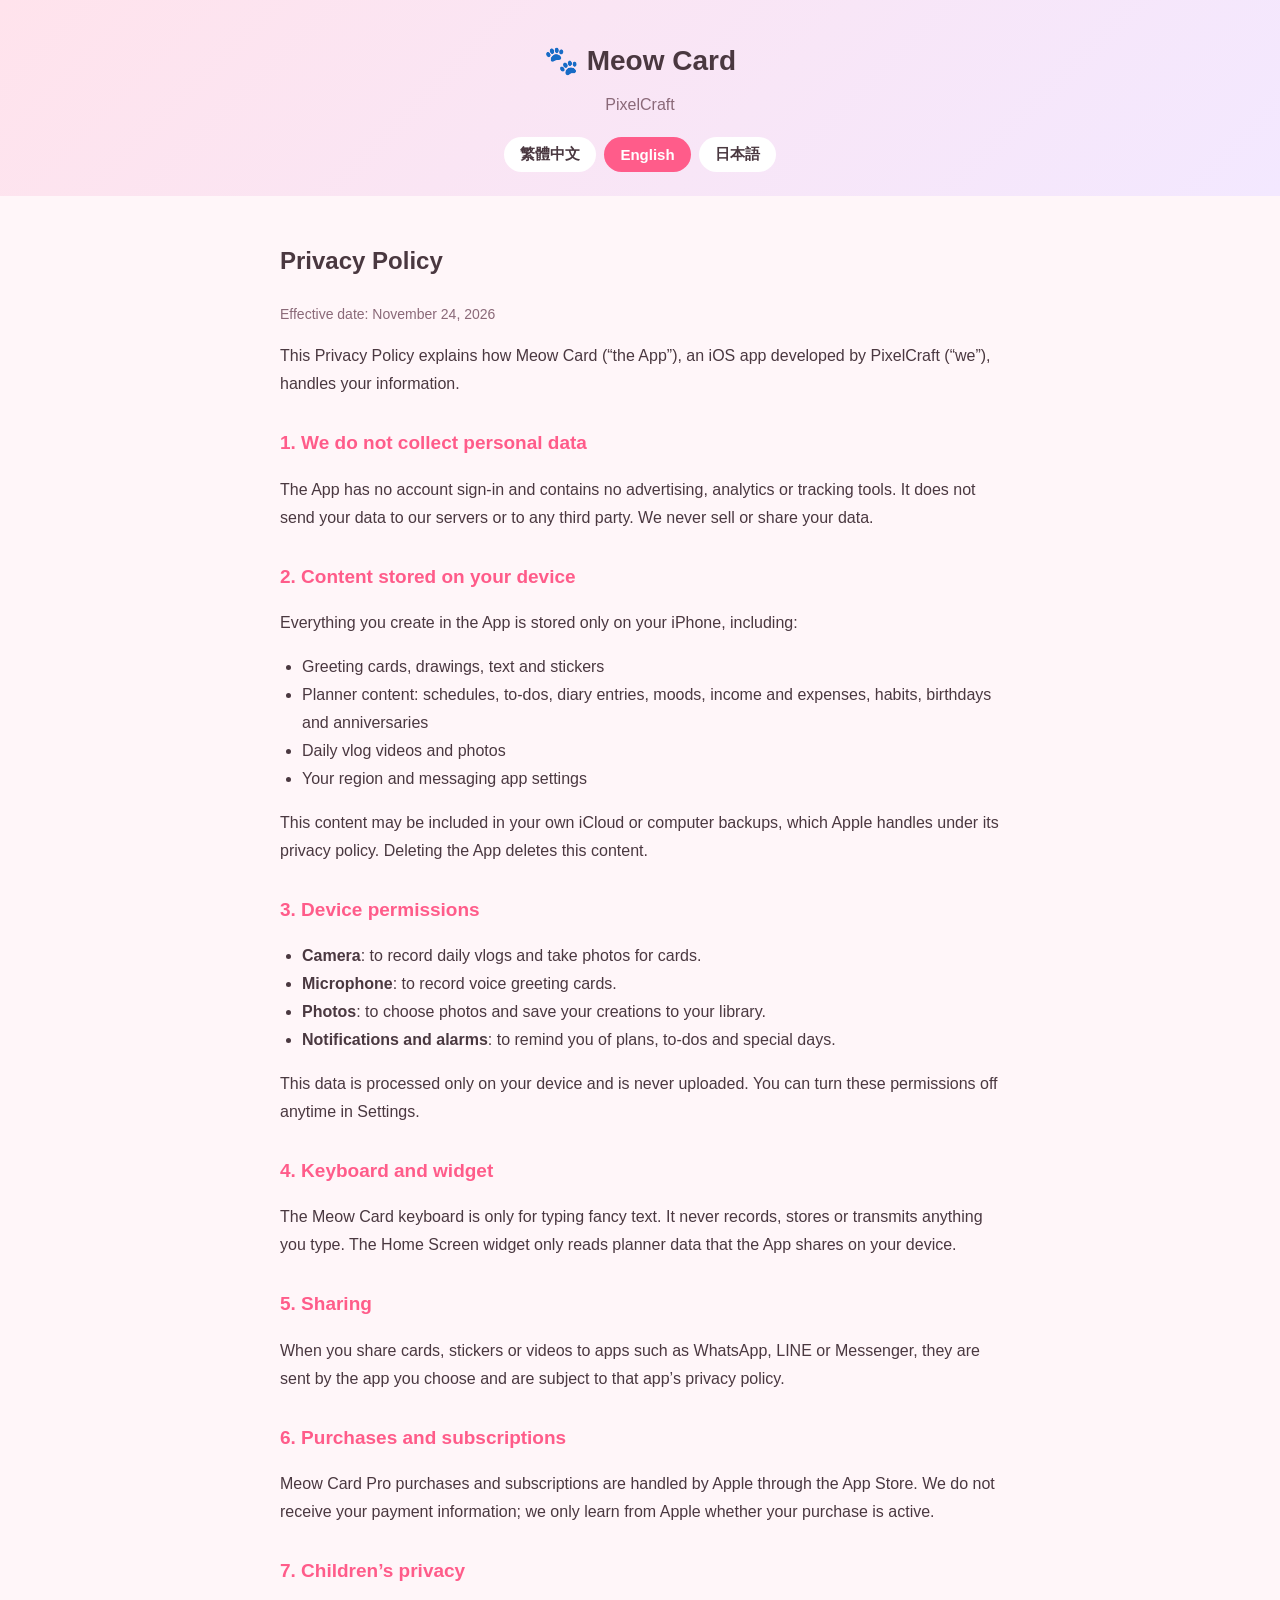
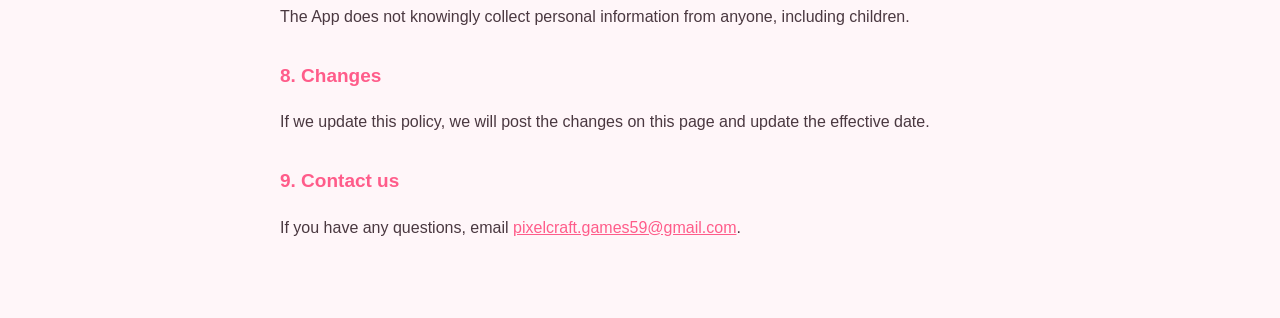
<file: privacy.html>
<!DOCTYPE html>
<html lang="zh-Hant">
<head>
<meta charset="utf-8">
<meta name="viewport" content="width=device-width, initial-scale=1">
<title>Meow Card – Privacy Policy 私隱政策 プライバシーポリシー</title>
<style>
  :root { --pink:#ff5c8a; --ink:#4a3840; --sub:#8a6978; --bg:#fff6f9; }
  * { box-sizing:border-box; }
  body { margin:0; font-family:-apple-system,BlinkMacSystemFont,"PingFang TC","Hiragino Sans","Noto Sans CJK TC",sans-serif;
         color:var(--ink); background:var(--bg); line-height:1.75; }
  header { background:linear-gradient(135deg,#ffe3ec,#f3e8ff); padding:36px 20px 24px; text-align:center; }
  header h1 { margin:0; font-size:28px; }
  header p { margin:6px 0 0; color:var(--sub); }
  nav { display:flex; justify-content:center; gap:8px; margin-top:18px; }
  nav button { border:0; padding:8px 16px; border-radius:999px; background:#fff; color:var(--ink);
               font-size:15px; font-weight:600; cursor:pointer; }
  nav button.on { background:var(--pink); color:#fff; }
  main { max-width:760px; margin:0 auto; padding:24px 20px 60px; }
  section { display:none; }
  section.on { display:block; }
  h2 { font-size:19px; margin:28px 0 6px; color:var(--pink); }
  .date { color:var(--sub); font-size:14px; }
  a { color:var(--pink); }
  ul { padding-left:22px; }
</style>
</head>
<body>
<header>
  <h1>🐾 Meow Card</h1>
  <p>PixelCraft</p>
  <nav>
    <button data-l="zh">繁體中文</button>
    <button data-l="en">English</button>
    <button data-l="ja">日本語</button>
  </nav>
</header>
<main>

<section id="zh">
  <h1>私隱政策</h1>
  <p class="date">生效日期：2026 年 11 月 24 日</p>
  <p>本私隱政策說明 PixelCraft（「我們」）開發的 iOS 應用程式 Meow Card（「本 App」）如何處理你的資料。</p>

  <h2>1. 我們不收集個人資料</h2>
  <p>本 App 不設帳號登入，不包含廣告、分析或追蹤工具，亦不會把你的資料傳送到我們或任何第三方的伺服器。我們不會出售或分享你的任何資料。</p>

  <h2>2. 儲存在你裝置上的內容</h2>
  <p>你在本 App 建立的內容只會儲存在你的 iPhone 上，包括：</p>
  <ul>
    <li>心意卡、繪畫、文字及貼紙</li>
    <li>手帳內容：行程、待辦事項、日記、心情、收入及支出、習慣打卡、生日及紀念日</li>
    <li>每日 Vlog 影片及相片</li>
    <li>地區及通訊 app 設定</li>
  </ul>
  <p>這些內容可能會包含在你自己的 iCloud 或電腦裝置備份中，由 Apple 依其私隱政策處理。刪除本 App 會一併刪除以上內容。</p>

  <h2>3. 裝置權限</h2>
  <ul>
    <li><b>相機</b>：用於拍攝每日 Vlog 及心意卡相片。</li>
    <li><b>咪高峰</b>：用於錄製聲音心意卡。</li>
    <li><b>相片</b>：用於選取相片及把作品儲存到相簿。</li>
    <li><b>通知及鬧鐘</b>：用於提醒行程、待辦事項及紀念日。</li>
  </ul>
  <p>以上資料只在你的裝置上處理，不會上傳。你可隨時在「設定」中關閉這些權限。</p>

  <h2>4. 鍵盤及小工具</h2>
  <p>Meow Card 鍵盤只用於輸入花式字，不會記錄、儲存或傳送你輸入的任何內容。主畫面小工具只會讀取本 App 在你裝置上共用的手帳資料。</p>

  <h2>5. 分享內容</h2>
  <p>當你把心意卡、貼紙或影片分享到 WhatsApp、LINE、Messenger 等 app 時，內容會由你選擇的 app 傳送，並受該 app 的私隱政策約束。</p>

  <h2>6. 購買及訂閱</h2>
  <p>Meow Card Pro 的購買及訂閱由 Apple 透過 App Store 處理。我們不會取得你的付款資料，只會從 Apple 得知你的購買是否有效。</p>

  <h2>7. 兒童私隱</h2>
  <p>本 App 不會在知情的情況下收集任何人士（包括兒童）的個人資料。</p>

  <h2>8. 政策更新</h2>
  <p>如本政策有更新，我們會在此頁公佈並更改生效日期。</p>

  <h2>9. 聯絡我們</h2>
  <p>如有任何疑問，請電郵至 <a href="mailto:pixelcraft.games59@gmail.com">pixelcraft.games59@gmail.com</a>。</p>
</section>

<section id="en">
  <h1>Privacy Policy</h1>
  <p class="date">Effective date: November 24, 2026</p>
  <p>This Privacy Policy explains how Meow Card (“the App”), an iOS app developed by PixelCraft (“we”), handles your information.</p>

  <h2>1. We do not collect personal data</h2>
  <p>The App has no account sign-in and contains no advertising, analytics or tracking tools. It does not send your data to our servers or to any third party. We never sell or share your data.</p>

  <h2>2. Content stored on your device</h2>
  <p>Everything you create in the App is stored only on your iPhone, including:</p>
  <ul>
    <li>Greeting cards, drawings, text and stickers</li>
    <li>Planner content: schedules, to-dos, diary entries, moods, income and expenses, habits, birthdays and anniversaries</li>
    <li>Daily vlog videos and photos</li>
    <li>Your region and messaging app settings</li>
  </ul>
  <p>This content may be included in your own iCloud or computer backups, which Apple handles under its privacy policy. Deleting the App deletes this content.</p>

  <h2>3. Device permissions</h2>
  <ul>
    <li><b>Camera</b>: to record daily vlogs and take photos for cards.</li>
    <li><b>Microphone</b>: to record voice greeting cards.</li>
    <li><b>Photos</b>: to choose photos and save your creations to your library.</li>
    <li><b>Notifications and alarms</b>: to remind you of plans, to-dos and special days.</li>
  </ul>
  <p>This data is processed only on your device and is never uploaded. You can turn these permissions off anytime in Settings.</p>

  <h2>4. Keyboard and widget</h2>
  <p>The Meow Card keyboard is only for typing fancy text. It never records, stores or transmits anything you type. The Home Screen widget only reads planner data that the App shares on your device.</p>

  <h2>5. Sharing</h2>
  <p>When you share cards, stickers or videos to apps such as WhatsApp, LINE or Messenger, they are sent by the app you choose and are subject to that app’s privacy policy.</p>

  <h2>6. Purchases and subscriptions</h2>
  <p>Meow Card Pro purchases and subscriptions are handled by Apple through the App Store. We do not receive your payment information; we only learn from Apple whether your purchase is active.</p>

  <h2>7. Children’s privacy</h2>
  <p>The App does not knowingly collect personal information from anyone, including children.</p>

  <h2>8. Changes</h2>
  <p>If we update this policy, we will post the changes on this page and update the effective date.</p>

  <h2>9. Contact us</h2>
  <p>If you have any questions, email <a href="mailto:pixelcraft.games59@gmail.com">pixelcraft.games59@gmail.com</a>.</p>
</section>

<section id="ja">
  <h1>プライバシーポリシー</h1>
  <p class="date">施行日：2026年11月24日</p>
  <p>本プライバシーポリシーは、PixelCraft（以下「当方」）が開発した iOS アプリ Meow Card（以下「本アプリ」）における情報の取り扱いについて説明します。</p>

  <h2>1. 個人情報を収集しません</h2>
  <p>本アプリにはアカウント登録がなく、広告・分析・トラッキングツールも含まれていません。お客様のデータを当方や第三者のサーバーに送信することはありません。データを販売・共有することもありません。</p>

  <h2>2. 端末に保存される内容</h2>
  <p>本アプリで作成した内容は、お客様の iPhone にのみ保存されます。</p>
  <ul>
    <li>メッセージカード、イラスト、文字、ステッカー</li>
    <li>手帳の内容：予定、ToDo、日記、気分、収入・支出、習慣、誕生日・記念日</li>
    <li>毎日のVlog動画と写真</li>
    <li>地域とメッセージアプリの設定</li>
  </ul>
  <p>これらの内容は、お客様ご自身の iCloud やコンピュータのバックアップに含まれる場合があり、Apple のプライバシーポリシーに従って取り扱われます。本アプリを削除すると、これらの内容も削除されます。</p>

  <h2>3. 端末の権限</h2>
  <ul>
    <li><b>カメラ</b>：毎日のVlog撮影とカード用の写真撮影に使用します。</li>
    <li><b>マイク</b>：ボイスカードの録音に使用します。</li>
    <li><b>写真</b>：写真の選択と作品の保存に使用します。</li>
    <li><b>通知・アラーム</b>：予定、ToDo、記念日のお知らせに使用します。</li>
  </ul>
  <p>これらのデータは端末内でのみ処理され、アップロードされることはありません。権限は「設定」からいつでもオフにできます。</p>

  <h2>4. キーボードとウィジェット</h2>
  <p>Meow Card キーボードはデコ文字の入力専用で、入力内容を記録・保存・送信することはありません。ホーム画面ウィジェットは、本アプリが端末内で共有する手帳データのみを読み取ります。</p>

  <h2>5. 共有について</h2>
  <p>カード、ステッカー、動画を LINE、WhatsApp、Messenger などのアプリで共有する場合、内容はお客様が選んだアプリによって送信され、そのアプリのプライバシーポリシーが適用されます。</p>

  <h2>6. 購入とサブスクリプション</h2>
  <p>Meow Card Pro の購入とサブスクリプションは、App Store を通じて Apple が処理します。当方がお支払い情報を取得することはなく、購入が有効かどうかのみを Apple から確認します。</p>

  <h2>7. 子どものプライバシー</h2>
  <p>本アプリは、子どもを含むいかなる方からも、故意に個人情報を収集することはありません。</p>

  <h2>8. 改定</h2>
  <p>本ポリシーを改定する場合は、このページで公表し、施行日を更新します。</p>

  <h2>9. お問い合わせ</h2>
  <p>ご質問は <a href="mailto:pixelcraft.games59@gmail.com">pixelcraft.games59@gmail.com</a> までメールでご連絡ください。</p>
</section>

</main>
<script>
  function show(l) {
    document.querySelectorAll('section').forEach(s => s.classList.toggle('on', s.id === l));
    document.querySelectorAll('nav button').forEach(b => b.classList.toggle('on', b.dataset.l === l));
    document.documentElement.lang = { zh: 'zh-Hant', en: 'en', ja: 'ja' }[l];
  }
  document.querySelectorAll('nav button').forEach(b => b.onclick = () => show(b.dataset.l));
  const q = new URLSearchParams(location.search).get('lang');
  const n = (navigator.language || 'en').toLowerCase();
  show(q || (n.startsWith('zh') ? 'zh' : n.startsWith('ja') ? 'ja' : 'en'));
</script>
</body>
</html>
</file>
<file: style.css>
:root{--bg:#f6eedd;--card:#fffaf0;--ink:#4a3320;--soft:#7a6248;--gold:#b0843e;--line:#e2d3b5}
@media (prefers-color-scheme:dark){:root{--bg:#1f1814;--card:#2a211b;--ink:#f1e6d2;--soft:#c9b79c;--gold:#e0b56a;--line:#4a3b2e}}
*{box-sizing:border-box}body{margin:0;background:var(--bg);color:var(--ink);font:17px/1.75 "Noto Serif TC","Hiragino Mincho ProN",Georgia,serif}
main{max-width:760px;margin:0 auto;padding:40px 16px 64px}
h1{font-size:30px;margin:0 0 4px;color:var(--gold)}h2{font-size:21px;margin:32px 0 6px;color:var(--gold)}
.sub{color:var(--soft);margin:0 0 24px}.card{background:var(--card);border:1px solid var(--line);border-radius:14px;padding:20px 22px;margin:16px 0}
nav{display:flex;gap:10px;flex-wrap:wrap;margin:0 0 18px}nav a{color:var(--ink);border:1px solid var(--line);border-radius:999px;padding:4px 14px;text-decoration:none;background:var(--card)}
a{color:var(--gold)}.hero{display:flex;gap:24px;align-items:center;flex-wrap:wrap}.hero img{width:160px;height:160px;object-fit:cover;border-radius:36px}
footer{margin-top:48px;color:var(--soft);font-size:14px;text-align:center}ul{padding-left:22px}
.games{display:grid;gap:14px}.game{display:flex;gap:16px;align-items:center;background:var(--card);border:1px solid var(--line);border-radius:14px;padding:14px;text-decoration:none;color:var(--ink)}
.game img{width:88px;height:88px;object-fit:cover;border-radius:20px;flex:none}.game small{color:var(--soft)}
</file>
